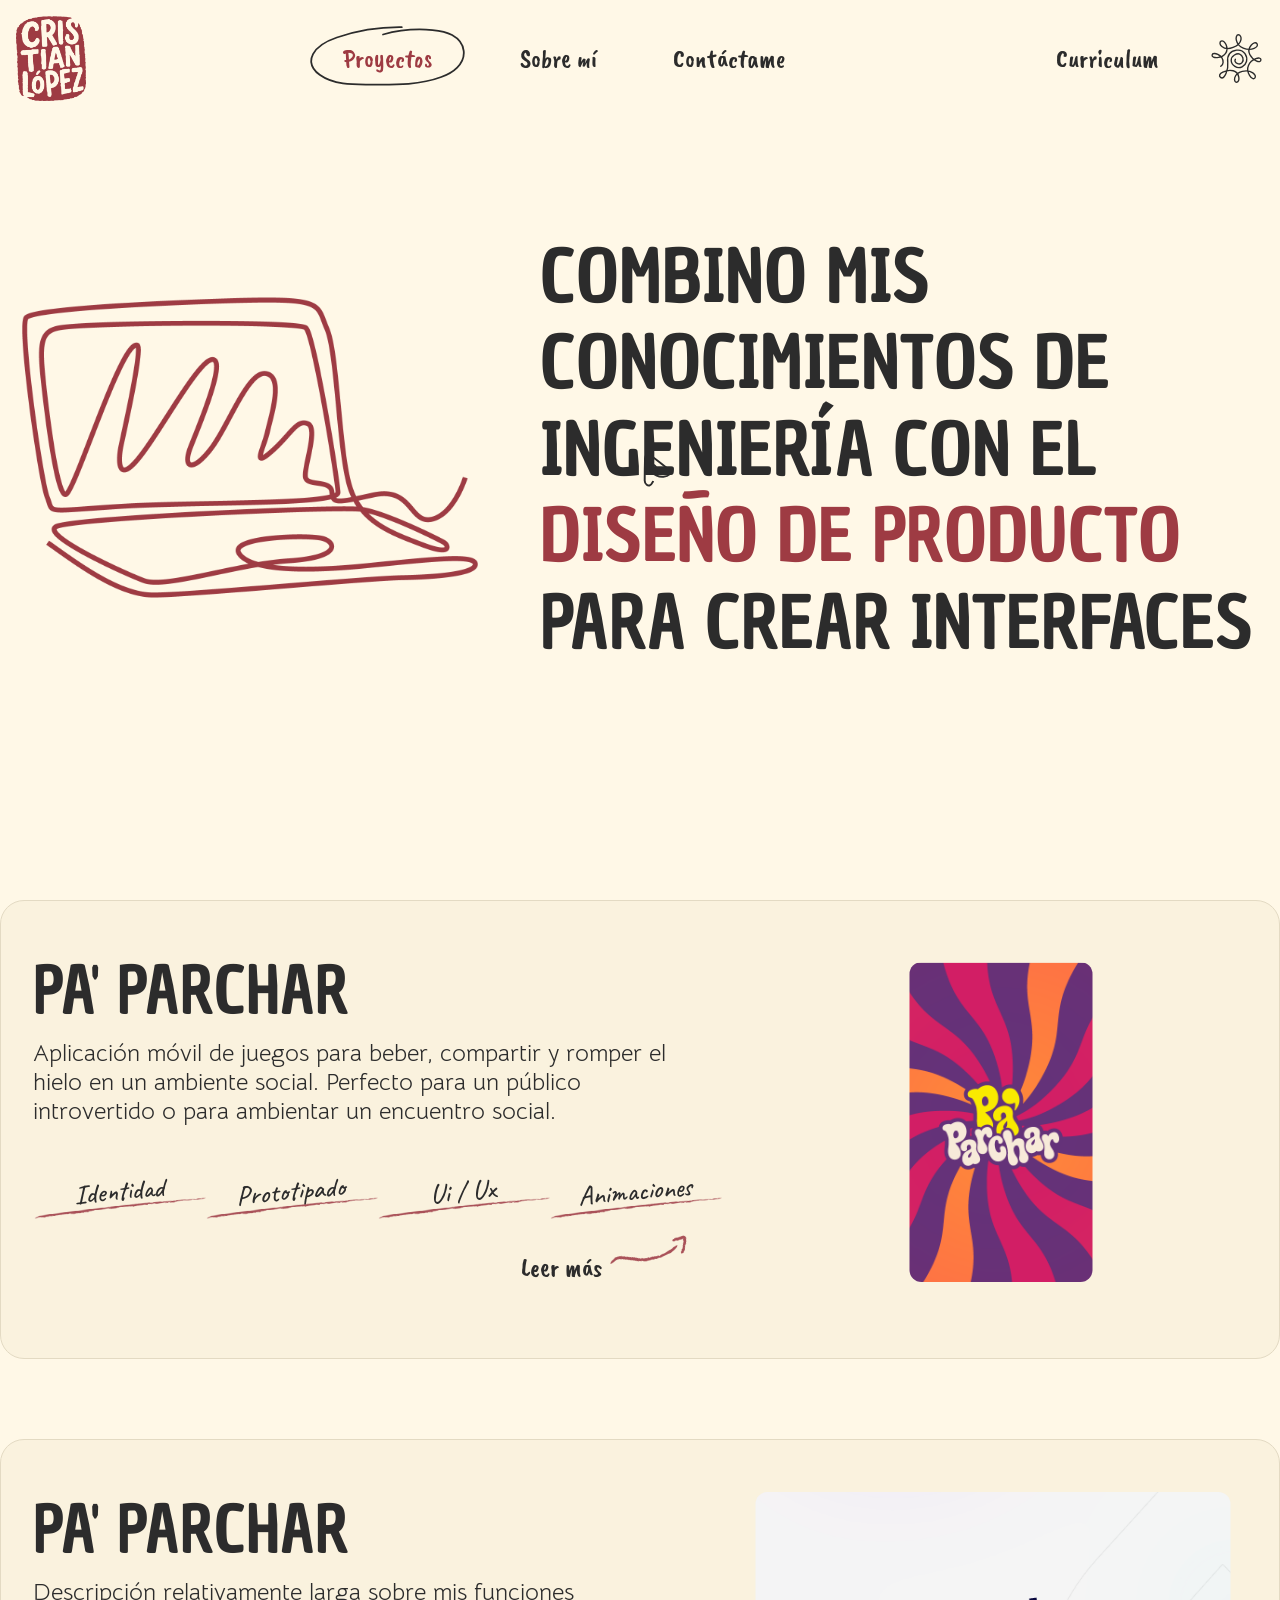
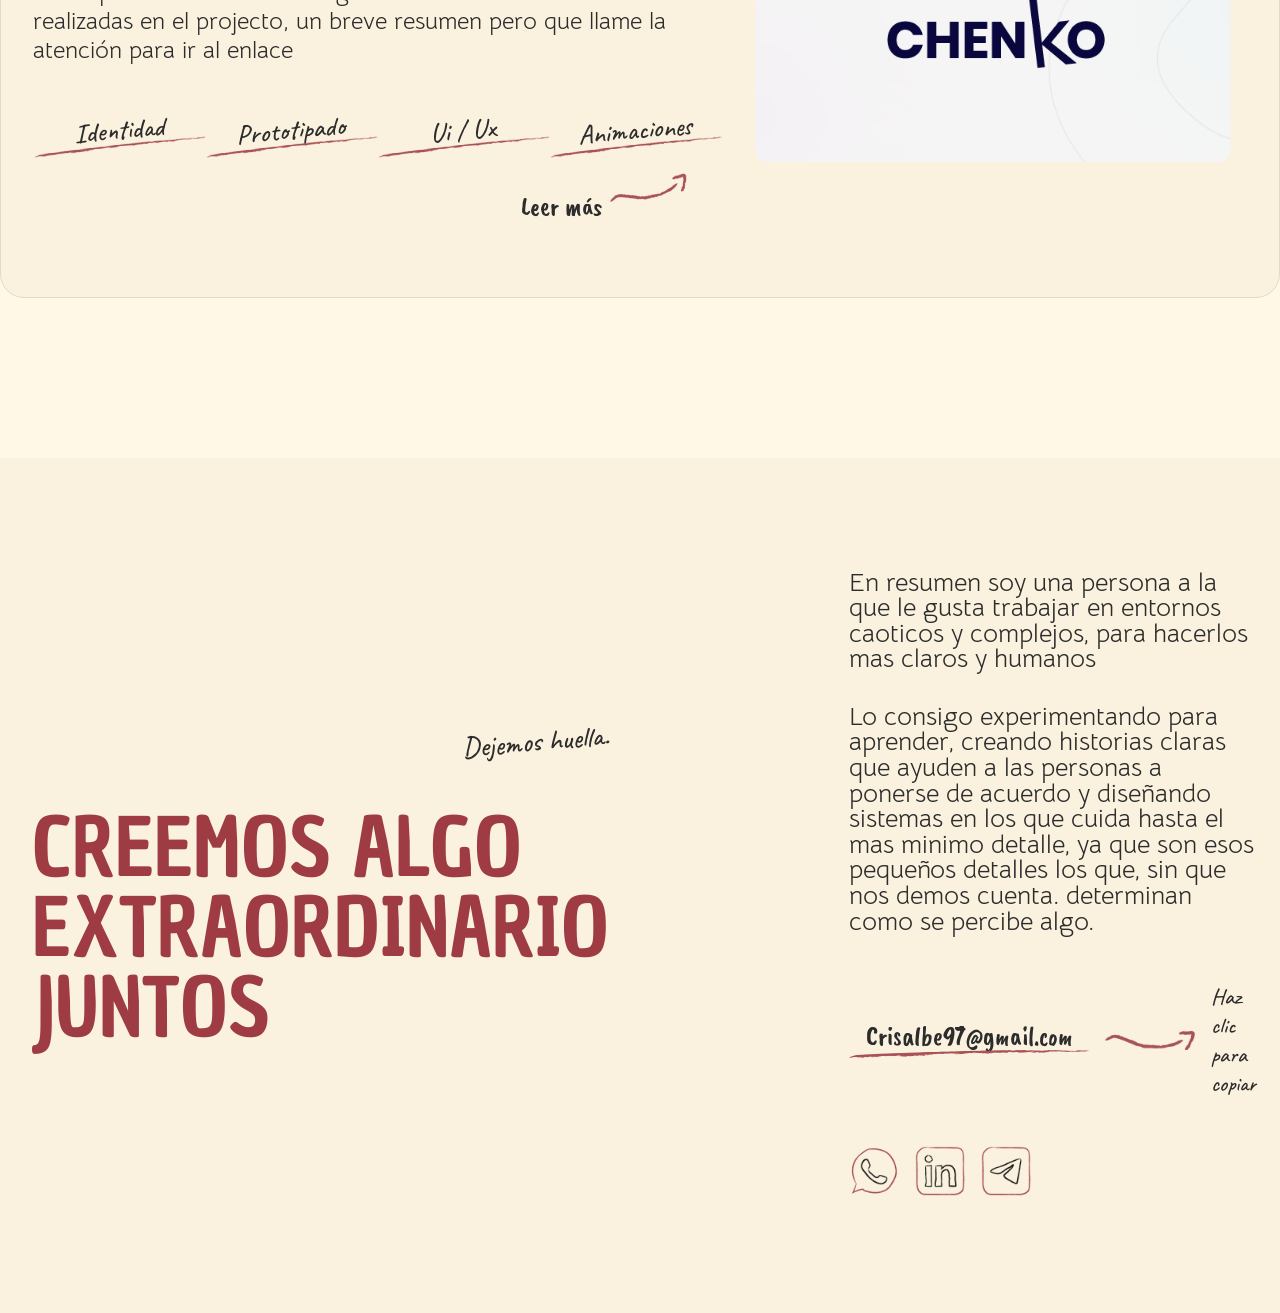
<file: index.html>
<!doctype html>
<html lang="en">

<head>
  <meta charset="UTF-8" />
  <meta name="viewport" content="width=device-width, initial-scale=1.0" />
  <title>Portafolio</title>
  <style>
    *,
    *::before,
    *::after {
      cursor: none !important;
    }
  </style>
  <link rel="stylesheet" href="./assets/css/style.css" />
  <!-- <link rel="stylesheet" href="assets/scss/style.scss" /> -->
  <link rel="preconnect" href="https://fonts.googleapis.com">
  <link rel="preconnect" href="https://fonts.gstatic.com" crossorigin>
  <link
    href="https://fonts.googleapis.com/css2?family=Asap+Condensed:ital,wght@0,200;0,300;0,400;0,500;0,600;0,700;0,800;0,900;1,200;1,300;1,400;1,500;1,600;1,700;1,800;1,900&family=Bellota+Text:ital,wght@0,300;0,400;0,700;1,300;1,400;1,700&family=Caveat+Brush&family=Short+Stack&display=swap"
    rel="stylesheet">
</head>

<body id="index">


  <div id="cursor">
    <svg viewBox="0 0 197.2 248.4">
      <path id="cursor-path"
        d="M72.4,179.4c3.5-7.3,4.3-15.6,2.4-23.5-9.1-38.3-11.5-78.2-7.2-117.4,1.4-12.5,4-25.9,15.2-33.1s13.6-4,19.3,0,6.3,10.9,6.3,17.1c0,33.4-.2,66.9-.8,100.3-5.5,3.1-10.6-5.1-10.9-11.4-.7-11.9,2.3-24,8.6-34.2,5.1-8.3,14.3-15.9,23.6-13.2,8.3,2.5,12.3,11.9,13.9,20.4,1.8,9.8,2,19.8.5,29.7s-2.4,4.4-4.8,4.4-4.5-3.5-4.7-6.4c-.9-11.9,5.9-25.8,17.8-27.2,10.1-1.2,19.3,7.3,22.5,17,3.7,11.2,1.2,23.6-.3,35.2s-3.2,6.3-6.6,6.6-5.7-2.9-6.4-6c-2.3-8.8.3-19.2,8.4-24.1s13.2-3.6,18.5.7,7.3,15.4,7.2,24.1c0,20,0,40.3-5.4,59.5-2,7.3-4.8,14.6-9.6,20.5-8.4,10.5-21.7,15.7-34.4,20.3-9.3,3.4-18.9,6.9-28.8,7.2-17.5.5-33.5-8.9-48.4-18-11.6-7-23.1-14.1-34.7-21.1-11.2-6.8-22.8-14-28.4-26.3s-3.5-13.5-1-20c6-15.6,23-12.5,34.5-4.3s88.8,76.6,56.3,85.8-43.3-18.8-43.3-18.8c-4-9.5-1.9-20.6,2.6-29.8s11.4-17.1,17.5-25.4c13.9-18.8,13.1-17.2,16.8-26.3s6-26,4.1-36-8.5-19.6-18.3-22.4c-5.3-1.6-12.3-.2-14.3,5-.7,1.7-.6,3.6-.5,5.5,1.2,21.6,15.2,42,34.8,50.9,20.9,9.5,56,8.5,71.9-7.4.9-.9,1.8-1.9,2.4-3,6-10-3.5-21-12.1-28.1-28.8-24-58.3-47.2-88.4-69.7-6.2-4.7-12.7-9.4-20.7-10.3s-7,0-10.1,1.6c-8.2,4.1-8.8,12.7-9,20.5-1.2,41-1.8,82-2,123.1,0,9.6,4.1,18.8,11.7,24.8s21.7,9.3,34.1-16.5Z" />
    </svg>
  </div>
  <svg id="trail"></svg>

  <header class="header">
    <div class="header__container">

      <img src="./assets/images/Logo.png" alt="Logo">

      <nav>
        <ul>

          <li class="button__svg active">
            <a href="./index.html">
              <svg class="buttonStroke" version="1.1" xmlns="http://www.w3.org/2000/svg"
                xmlns:xlink="http://www.w3.org/1999/xlink" x="0px" y="0px" viewBox="0 0 1311.1 505.9"
                style="enable-background:new 0 0 1311.1 505.9;" xml:space="preserve">
                <path class="buttonStroke--stroke" d="M776.4,10.1C590,7.7,403.3,37.3,226.9,97.2c-79.7,27.1-163.6,65.9-201.4,141.2c-10.7,21.4-17.2,45.4-15,69.2
                  c4,43.5,35.8,79.6,71.2,105.2c57.4,41.3,126.9,63,196.9,73.1c70,10.1,141,9.3,211.7,9.5c209.1,0.6,424.4,9.3,620.2-64
                  c49.2-18.4,97.4-42.5,134.3-79.8s61.3-89.7,55.4-141.8c-6.4-57-48.1-105.5-98.3-133.2c-50.2-27.7-108.3-37.3-165.5-42.5
                  c-140.3-12.7-283.1-0.7-418.6,37.8" />
              </svg>
              <span>Proyectos</span>
            </a>
          </li>

          <li class="button__svg">
            <a href="./about.html">
              <svg class="buttonStroke" version="1.1" xmlns="http://www.w3.org/2000/svg"
                xmlns:xlink="http://www.w3.org/1999/xlink" x="0px" y="0px" viewBox="0 0 1311.1 505.9"
                style="enable-background:new 0 0 1311.1 505.9;" xml:space="preserve">
                <path class="buttonStroke--stroke" d="M776.4,10.1C590,7.7,403.3,37.3,226.9,97.2c-79.7,27.1-163.6,65.9-201.4,141.2c-10.7,21.4-17.2,45.4-15,69.2
                  c4,43.5,35.8,79.6,71.2,105.2c57.4,41.3,126.9,63,196.9,73.1c70,10.1,141,9.3,211.7,9.5c209.1,0.6,424.4,9.3,620.2-64
                  c49.2-18.4,97.4-42.5,134.3-79.8s61.3-89.7,55.4-141.8c-6.4-57-48.1-105.5-98.3-133.2c-50.2-27.7-108.3-37.3-165.5-42.5
                  c-140.3-12.7-283.1-0.7-418.6,37.8" />
              </svg>
              <span>Sobre mí</span>
            </a>
          </li>

          <li class="button__svg">
            <a href="./contact.html">
              <svg class="buttonStroke" version="1.1" xmlns="http://www.w3.org/2000/svg"
                xmlns:xlink="http://www.w3.org/1999/xlink" x="0px" y="0px" viewBox="0 0 1311.1 505.9"
                style="enable-background:new 0 0 1311.1 505.9;" xml:space="preserve">
                <path class="buttonStroke--stroke" d="M776.4,10.1C590,7.7,403.3,37.3,226.9,97.2c-79.7,27.1-163.6,65.9-201.4,141.2c-10.7,21.4-17.2,45.4-15,69.2
                  c4,43.5,35.8,79.6,71.2,105.2c57.4,41.3,126.9,63,196.9,73.1c70,10.1,141,9.3,211.7,9.5c209.1,0.6,424.4,9.3,620.2-64
                  c49.2-18.4,97.4-42.5,134.3-79.8s61.3-89.7,55.4-141.8c-6.4-57-48.1-105.5-98.3-133.2c-50.2-27.7-108.3-37.3-165.5-42.5
                  c-140.3-12.7-283.1-0.7-418.6,37.8" />
              </svg>
              <span>Contáctame</span>
            </a>
          </li>
        </ul>
      </nav>

      <div class="header__right">
        <nav class="nav-buttons">
          <ul>
            <li class="button__svg button__svg--curriculum">
              <a href="./index.html">
                <svg class="buttonStroke" version="1.1" xmlns="http://www.w3.org/2000/svg"
                  xmlns:xlink="http://www.w3.org/1999/xlink" x="0px" y="0px" viewBox="0 0 1311.1 505.9"
                  style="enable-background:new 0 0 1311.1 505.9;" xml:space="preserve">
                  <path class="buttonStroke--stroke" d="M776.4,10.1C590,7.7,403.3,37.3,226.9,97.2c-79.7,27.1-163.6,65.9-201.4,141.2c-10.7,21.4-17.2,45.4-15,69.2
                  c4,43.5,35.8,79.6,71.2,105.2c57.4,41.3,126.9,63,196.9,73.1c70,10.1,141,9.3,211.7,9.5c209.1,0.6,424.4,9.3,620.2-64
                  c49.2-18.4,97.4-42.5,134.3-79.8s61.3-89.7,55.4-141.8c-6.4-57-48.1-105.5-98.3-133.2c-50.2-27.7-108.3-37.3-165.5-42.5
                  c-140.3-12.7-283.1-0.7-418.6,37.8" />
                </svg>
                <span>Curriculum</span>
              </a>
            </li>
          </ul>
        </nav>

        <svg class="lightDark" version="1.1" xmlns="http://www.w3.org/2000/svg"
          xmlns:xlink="http://www.w3.org/1999/xlink" x="0px" y="0px" viewBox="0 0 1000 1000"
          style="enable-background:new 0 0 1000 1000;" xml:space="preserve">

          <path class="lightDark--stroke" d="M917.6,363.5c-118.7-5-182.8-19.8-194.5-50.7s-24.8-25.2-34.6,1.4c-9.8,26.7-32.3,45.8-65,60.8
		c-32.7,15-15,23.4,17.8,33.2s49.1,51.4,56.1,72c7,20.6,18.2,11.2,25.2-10.3c15.9-55.6,58.9-63.1,77.2-72.5
		c18.2-9.4-13.2-22.1-57.1-28.2c-44-6.1-30.3,9.5-61.2,46.9s-82.8,15.9-151-15s-105.4-58-139.1-29.9
		c-33.7,28.1,58.7,244.1,252.2,260c193.6,15.9,186.1-45.8,202.9-27.1c16.8,18.7-9.4,77.6-65.5,134.7
		c-165.5,159.9-437.7,130.9-552.7-37.4s-51.4-321.7-11.2-401.2s144-159.9,170.2-142.1c26.2,17.8-5.9,23.4-29.3,202.9
		C334.6,540.5,0,522.3,24.6,634.3s230.4,23.4,231.7-62.9c2.2-141.8-189.3-201.3-200-134.7s177.3,68,245.3-29.3s-20-258.7-82.7-222.7
		S248.3,371,437.6,299.4S600,68.8,534.1,68.8c-65.9,0-63.2,182.6,88.8,242.6s293.3-18.7,249.3-82.7s-194.7,77.3-130.7,198.7
		s202.6,166.8,202.6,96.1s-173.3-17.4-226.6,102.6s68,282.7,114.7,230.7c46.7-52-64.1-162.5-227.7-122.6
		c-163.6,39.9-165.2,199.8-99.9,197.1c65.3-2.7,54.4-179.2-64.8-209.1C320.5,692.1,133,781.2,209.3,843s145.6-152,131.6-275.1
		s45.6-203.1,161.8-219.1c142.2-19.6,201.8,122.7,179,204.7c-22.8,82-120.8,149.4-210.5,89.7c-89.7-59.7-87.6-159.5-8.3-206.5
		c72-42.7,129.3-21.2,152,50.1c22.7,71.3-28.8,129.7-95.1,106c-94.2-33.8-26.7-133.3,16-81.8c0,0,141.2,167.8,237.2,167.8
		S1059.2,369.4,917.6,363.5z" />

        </svg>

      </div>
    </div>
  </header>

  <main>
    <div class="container">
      <section class="hero">
        <div class="animation-container">
          <img class="img" src="./assets/images/Projects.png" alt="image-animation" />
        </div>
        <h1 class="banner-title title">
          COMBINO MIS CONOCIMIENTOS DE INGENIERÍA CON EL <span class="text-purple">DISEÑO DE PRODUCTO</span> PARA CREAR
          INTERFACES
        </h1>
      </section>

      <section class="projects">
        <div class="project">
          <div class="project__izq">

            <div class="project__about">
              <h2>PA' PARCHAR</h2>
              <p>Aplicación móvil de juegos para beber, compartir y romper el hielo en un ambiente social. Perfecto para
                un público introvertido o para ambientar un encuentro social.</p>
            </div>

            <div class="project__itemsCta">
              <ul class="project__list">
                <li class="itemUnderlined">
                  <span>Identidad</span>
                  <img src="./assets/images/Subrayado.png" alt="image subrayado" class="underline">
                </li>
                <li class="itemUnderlined">
                  <span>Prototipado</span>
                  <img src="./assets/images/Subrayado.png" alt="image subrayado" class="underline">
                </li>
                <li class="itemUnderlined">
                  <span>Ui / Ux</span>
                  <img src="./assets/images/Subrayado.png" alt="image subrayado" class="underline">
                </li>
                <li class="itemUnderlined">
                  <span>Animaciones</span>
                  <img src="./assets/images/Subrayado.png" alt="image subrayado" class="underline">
                </li>
              </ul>
              <div class="button__svg button__svg--arrow">
                <a href="./paparchar.html" class="btnProject" data-transition="paparchar">
                  <svg class="buttonStroke" version="1.1" xmlns="http://www.w3.org/2000/svg"
                    xmlns:xlink="http://www.w3.org/1999/xlink" x="0px" y="0px" viewBox="0 0 1311.1 505.9"
                    style="enable-background:new 0 0 1311.1 505.9;" xml:space="preserve">
                    <path class="buttonStroke--stroke" d="M776.4,10.1C590,7.7,403.3,37.3,226.9,97.2c-79.7,27.1-163.6,65.9-201.4,141.2c-10.7,21.4-17.2,45.4-15,69.2
                        c4,43.5,35.8,79.6,71.2,105.2c57.4,41.3,126.9,63,196.9,73.1c70,10.1,141,9.3,211.7,9.5c209.1,0.6,424.4,9.3,620.2-64
                        c49.2-18.4,97.4-42.5,134.3-79.8s61.3-89.7,55.4-141.8c-6.4-57-48.1-105.5-98.3-133.2c-50.2-27.7-108.3-37.3-165.5-42.5
                        c-140.3-12.7-283.1-0.7-418.6,37.8" />
                  </svg>
                  <span>Leer más</span>
                  <img src="./assets/images/flecha.png" alt="Flecha a la derecha">
                </a>
              </div>
            </div>

          </div>

          <div class="project__der mobile">
            <div class="project__img" data-transition-target="paparchar">
              <img src="./assets/images/imgProject-paparchar.png" alt="">
            </div>
            <svg class="phonePortfolio" xmlns="http://www.w3.org/2000/svg" version="1.1" viewBox="0 0 1104.8 808.5">
              <!-- Generator: Adobe Illustrator 29.8.5, SVG Export Plug-In . SVG Version: 2.1.1 Build 2)  -->
              <path class="phonePortfolio--stroke"
                d="M1104.8,572.5c-54.8,63.6-126.2,95.3-178.5,114.9-53.5,20-126.8,37.5-181.4,26.8-115.6-21.4-210.3-74.9-278.8-124.7-68.5-49.8-85.1-121.5-85.1-148.7V150.2c0-48.2,27.3-63.7,50.3-63.7h256.3c65.3,0,63.1,33.2,63.1,58.9v506.2c0,48.7-42.8,53-56.7,53s-217.2.5-260,.5-50.8-35.3-50.8-57.8v-93.1c0-35.3-5.4-57.2-13.4-80.3-8-23-14.1-52.4-14.1-83.5V69.5c0-48.2,23.2-61.4,59.6-61.4s154.8-3.2,185.1-3.2,29.6,4.3,29.6,11.1v32.8c0,16.8-18.9,14.6-64.9,14.6s-57.8,0-57.8-6.4,0-12.5,7.8-12.5h82.4c16.4,0,24.3-.7,24.3,8.6s-1.8,15-10.7,15h-98.8c-20.7,0-15.7-15.7-15.7-31s1.8-24.6,17.1-24.6h199.4c55.3,0,69.2,29.1,69.2,69.2v649.5c0,67.4-41.7,71.2-108.1,71.2s-159.4,6.9-159.4-14.5,41.7-17.8,55.6-17.8,52.4,0,52.4,15.2-18.7,17.1-47.6,17.1h-176.6c-72.2,0-48.2-122-48.2-211.9s-6.4-118.8-53-226.3C255.5,266.6,85.7,187.5,0,180.1" />
            </svg>
          </div>
        </div>

        <div class="project">
          <div class="project__izq">

            <div class="project__about">
              <h2>PA' PARCHAR</h2>
              <p>Descripción relativamente larga sobre mis funciones realizadas en el projecto, un breve resumen pero
                que llame la atención para ir al enlace</p>
            </div>

            <div class="project__itemsCta">
              <ul class="project__list">
                <li class="itemUnderlined">
                  <span>Identidad</span>
                  <img src="./assets/images/Subrayado.png" alt="image subrayado" class="underline">
                </li>
                <li class="itemUnderlined">
                  <span>Prototipado</span>
                  <img src="./assets/images/Subrayado.png" alt="image subrayado" class="underline">
                </li>
                <li class="itemUnderlined">
                  <span>Ui / Ux</span>
                  <img src="./assets/images/Subrayado.png" alt="image subrayado" class="underline">
                </li>
                <li class="itemUnderlined">
                  <span>Animaciones</span>
                  <img src="./assets/images/Subrayado.png" alt="image subrayado" class="underline">
                </li>
              </ul>
              <div class="button__svg button__svg--arrow">
                <a href="./bancolombia.html" class="btnProject" data-transition="bancolombia">
                  <svg class="buttonStroke" version="1.1" xmlns="http://www.w3.org/2000/svg"
                    xmlns:xlink="http://www.w3.org/1999/xlink" x="0px" y="0px" viewBox="0 0 1311.1 505.9"
                    style="enable-background:new 0 0 1311.1 505.9;" xml:space="preserve">
                    <path class="buttonStroke--stroke" d="M776.4,10.1C590,7.7,403.3,37.3,226.9,97.2c-79.7,27.1-163.6,65.9-201.4,141.2c-10.7,21.4-17.2,45.4-15,69.2
                        c4,43.5,35.8,79.6,71.2,105.2c57.4,41.3,126.9,63,196.9,73.1c70,10.1,141,9.3,211.7,9.5c209.1,0.6,424.4,9.3,620.2-64
                        c49.2-18.4,97.4-42.5,134.3-79.8s61.3-89.7,55.4-141.8c-6.4-57-48.1-105.5-98.3-133.2c-50.2-27.7-108.3-37.3-165.5-42.5
                        c-140.3-12.7-283.1-0.7-418.6,37.8" />
                  </svg>
                  <span>Leer más</span>
                  <img src="./assets/images/flecha.png" alt="Flecha a la derecha">
                </a>
              </div>
            </div>

          </div>

          <div class="project__der desktop">
            <div class="project__img" data-transition-target="bancolombia">
              <img src="./assets/images/imgProject.png" alt="">
            </div>
            <svg class="desktopPortfolio" xmlns="http://www.w3.org/2000/svg" version="1.1" viewBox="0 0 1104.8 808.5">
              <path class="desktopPortfolio--stroke"
                d="M36.9,802.4s24.5,8.9,96-18.1c71.5-27.1,111.8,1,172.6,9.7,60.8,8.7,164.9,17.7,273.2,8.8,108.3-8.8,244.3-10.4,236.1-26.2s-179.9-11.2-272.9-12.3c-92.9-1-150.7-24.3-181.9-28.3-31.1-4.1-51.6,12.5-27.1,26.7,24.5,14.2,61.3,3,60.3-20.5s-3.8-46.2,6.1-53.6c12-8.9,85.5-19.7,110-27.8,10.2-3.6,8.7-9.7-26.6-11.2-35.2-1.5-188.6,0-301.4,4.6-112.9,4.6-159.6,1.5-162.7-36.3-3.1-37.8-10.2-311.1-12.3-376.5C4.5,176-1,41.2,4.1,28.3,9.2,15.3,18.2,8.5,63.5,6.5c45.3-2,625.2-8.9,878.7,0,100.3,5.1,144-10.2,152.5,64.9,8.4,75.1,10,449.6,6.1,496.3-3.8,46.7,12.3,82.6-71.2,83.4-83.5.8-290.3,11.5-331.7-6.1-41.4-17.6-82.7-35.6-108.8-35.6s-36,20.7-19.1,34.5c13.1,10.8,41.4-20.9,9.8-41.4-41.3-26.8-203.3-4.1-277.6-7.1-74.3-3.1-205.6,5.4-224-19.9-18.4-25.3-23.7-98.8-23.7-235.1s-10.7-260.4,13.8-280.3c24.5-19.9,274.6-22.2,479.9-22.2s483.4-19.1,493.4,43.7c10,62.8,6.9,356.4,6.1,392.3-.8,35.9,16.1,101.7-46.2,102.8-62.3,1-313.2-6.4-341.8,21.2-28.6,27.6-5.6,139.3,68.9,133.1,74.6-6.1,151.1-9.7,210.4,38.3,43.2,35,106.9,26,157.7,15.4" />
            </svg>
          </div>
        </div>
      </section>
    </div>
  </main>

  <footer>
    <div class="container">

      <div class="footer__izq">
        <div class="footer__print">
          <div class="footer__fingerPrint"></div>
          <span>Dejemos huella.</span>
        </div>

        <h2>CREEMOS ALGO EXTRAORDINARIO JUNTOS</h2>
      </div>

      <div class="footer__der">
        <div class="footer__msg">
          <p>
            En resumen soy una persona a la que le gusta trabajar en entornos
            caoticos y complejos, para hacerlos mas claros y humanos
          </p>
          <p>
            Lo consigo experimentando para aprender, creando historias claras
            que ayuden a las personas a ponerse de acuerdo y diseñando
            sistemas en los que cuida hasta el mas minimo detalle, ya que son
            esos pequeños detalles los que, sin que nos demos cuenta.
            determinan como se percibe algo.
          </p>
        </div>

        <div class="footer__cta">
          <div class="footer__correo">
            <p>Crisalbe97@gmail.com</p>
            <img src="./assets/images/Subrayado.png" alt="image subrayado" class="underline">
          </div>
          <img src="./assets/images/flecha.png" alt="image flecha" class="arrowImg">
          <span>Haz clic para copiar</span>
        </div>

        <div class="footer__social">
          <a href="" class="wpp">
            <img src="./assets/images/LogoWppFill.png" alt="LogoWppFill">
            <img src="./assets/images/LogoWpp.png" alt="LogoWpp">
          </a>

          <a href="" class="linkedin">
            <img src="./assets/images/LogoInFill.png" alt="LogoInFill">
            <img src="./assets/images/LogoIn.png" alt="LogoIn">
          </a>

          <a href="" class="telegram">
            <img src="./assets/images/LogoTelegramFill.png" alt="LogoTelegramFill">
            <img src="./assets/images/LogoTelegram.png" alt="LogoTelegram">
          </a>
        </div>
      </div>
  </footer>

  <script src="./assets/js/script.js"></script>
  <script src="./assets/js/cursor.js"></script>
  <script src="./assets/js/animationButtonStroke.js"></script>
  <script src="./assets/js/themeControl.js"></script>
</body>

</html>
</file>
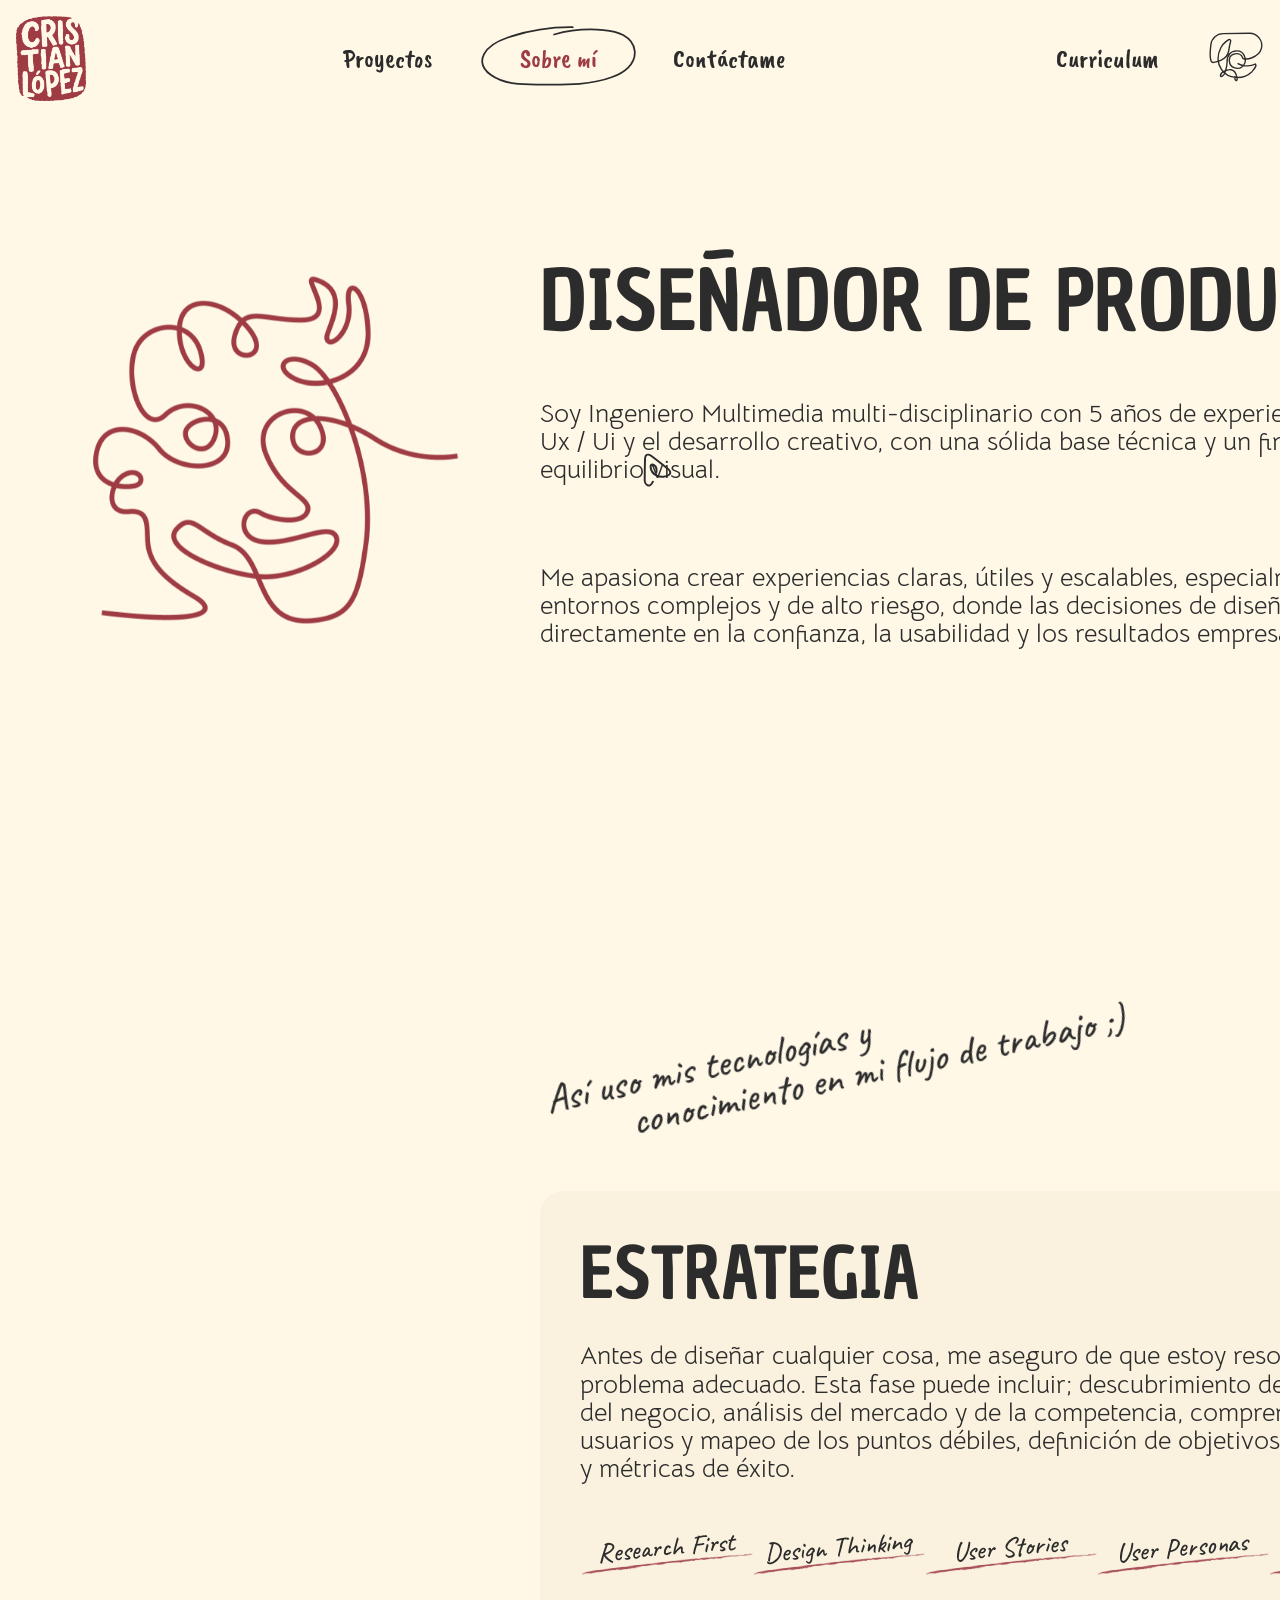
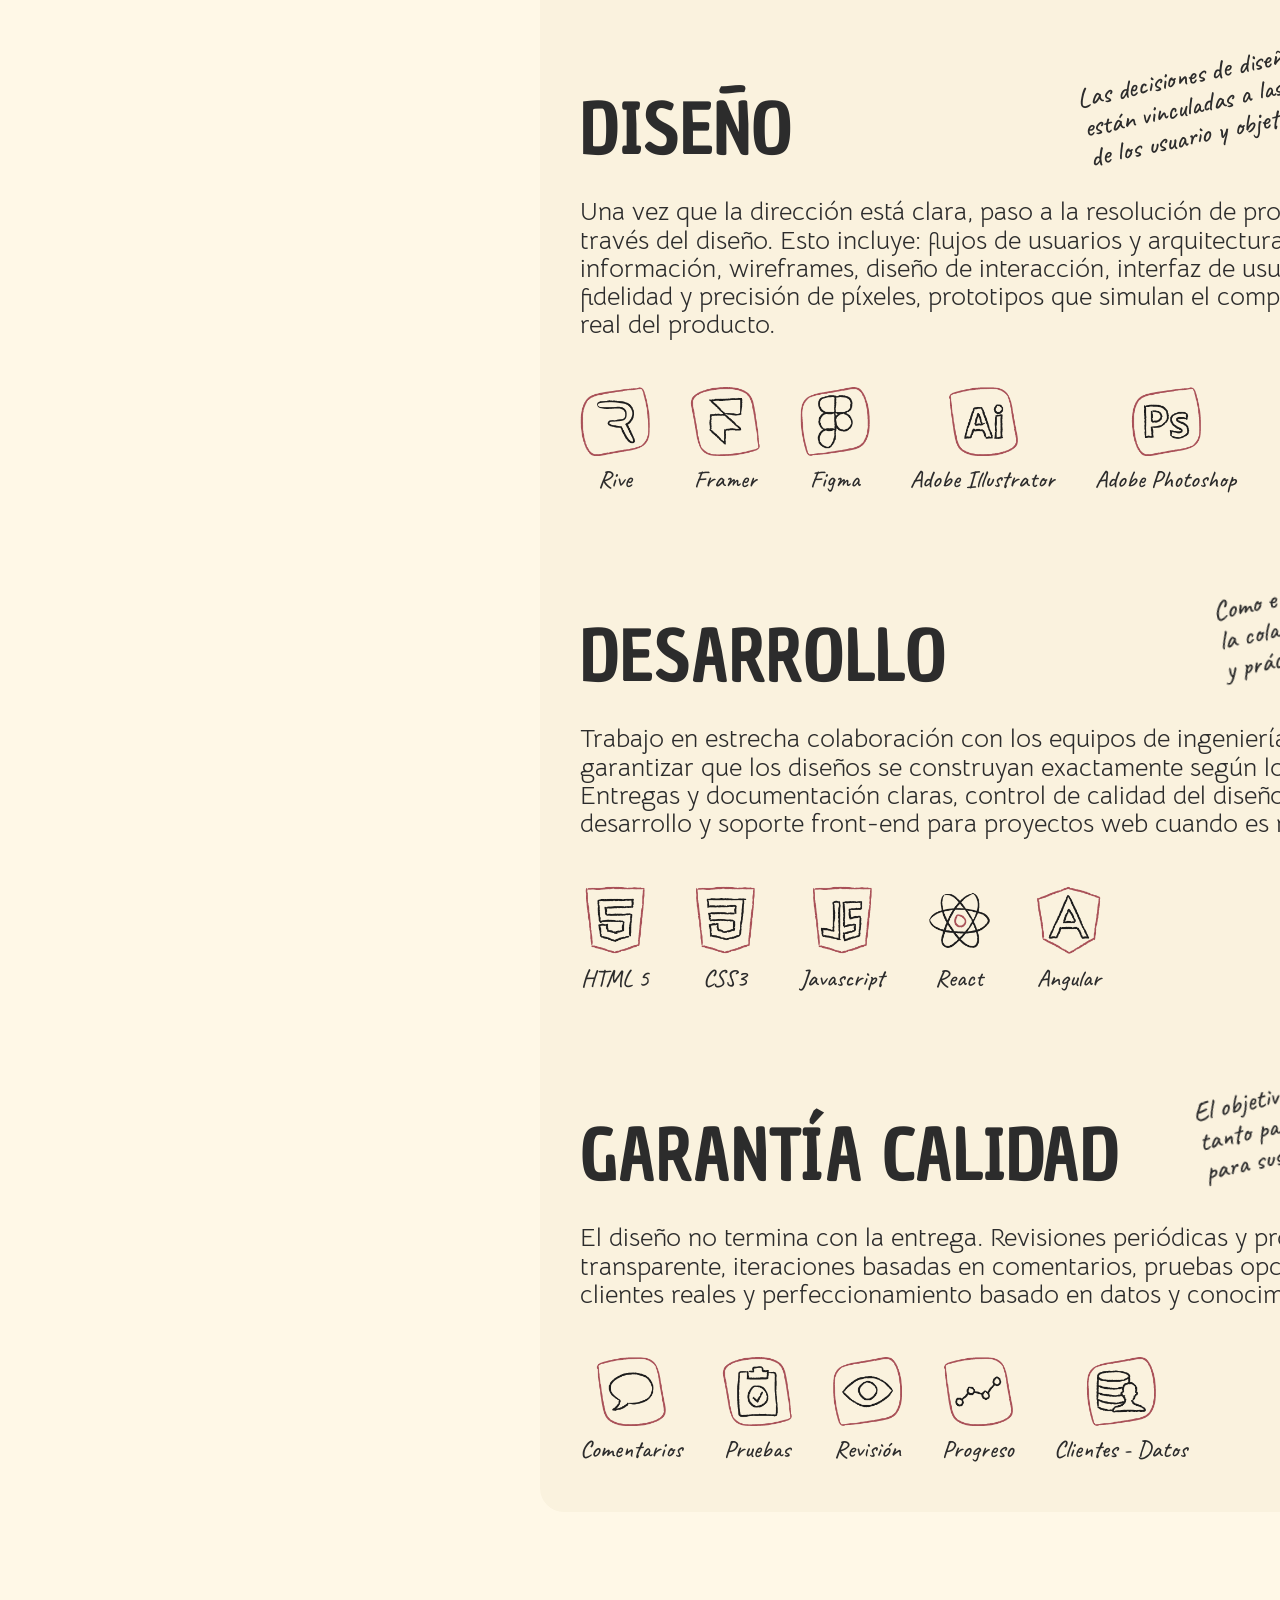
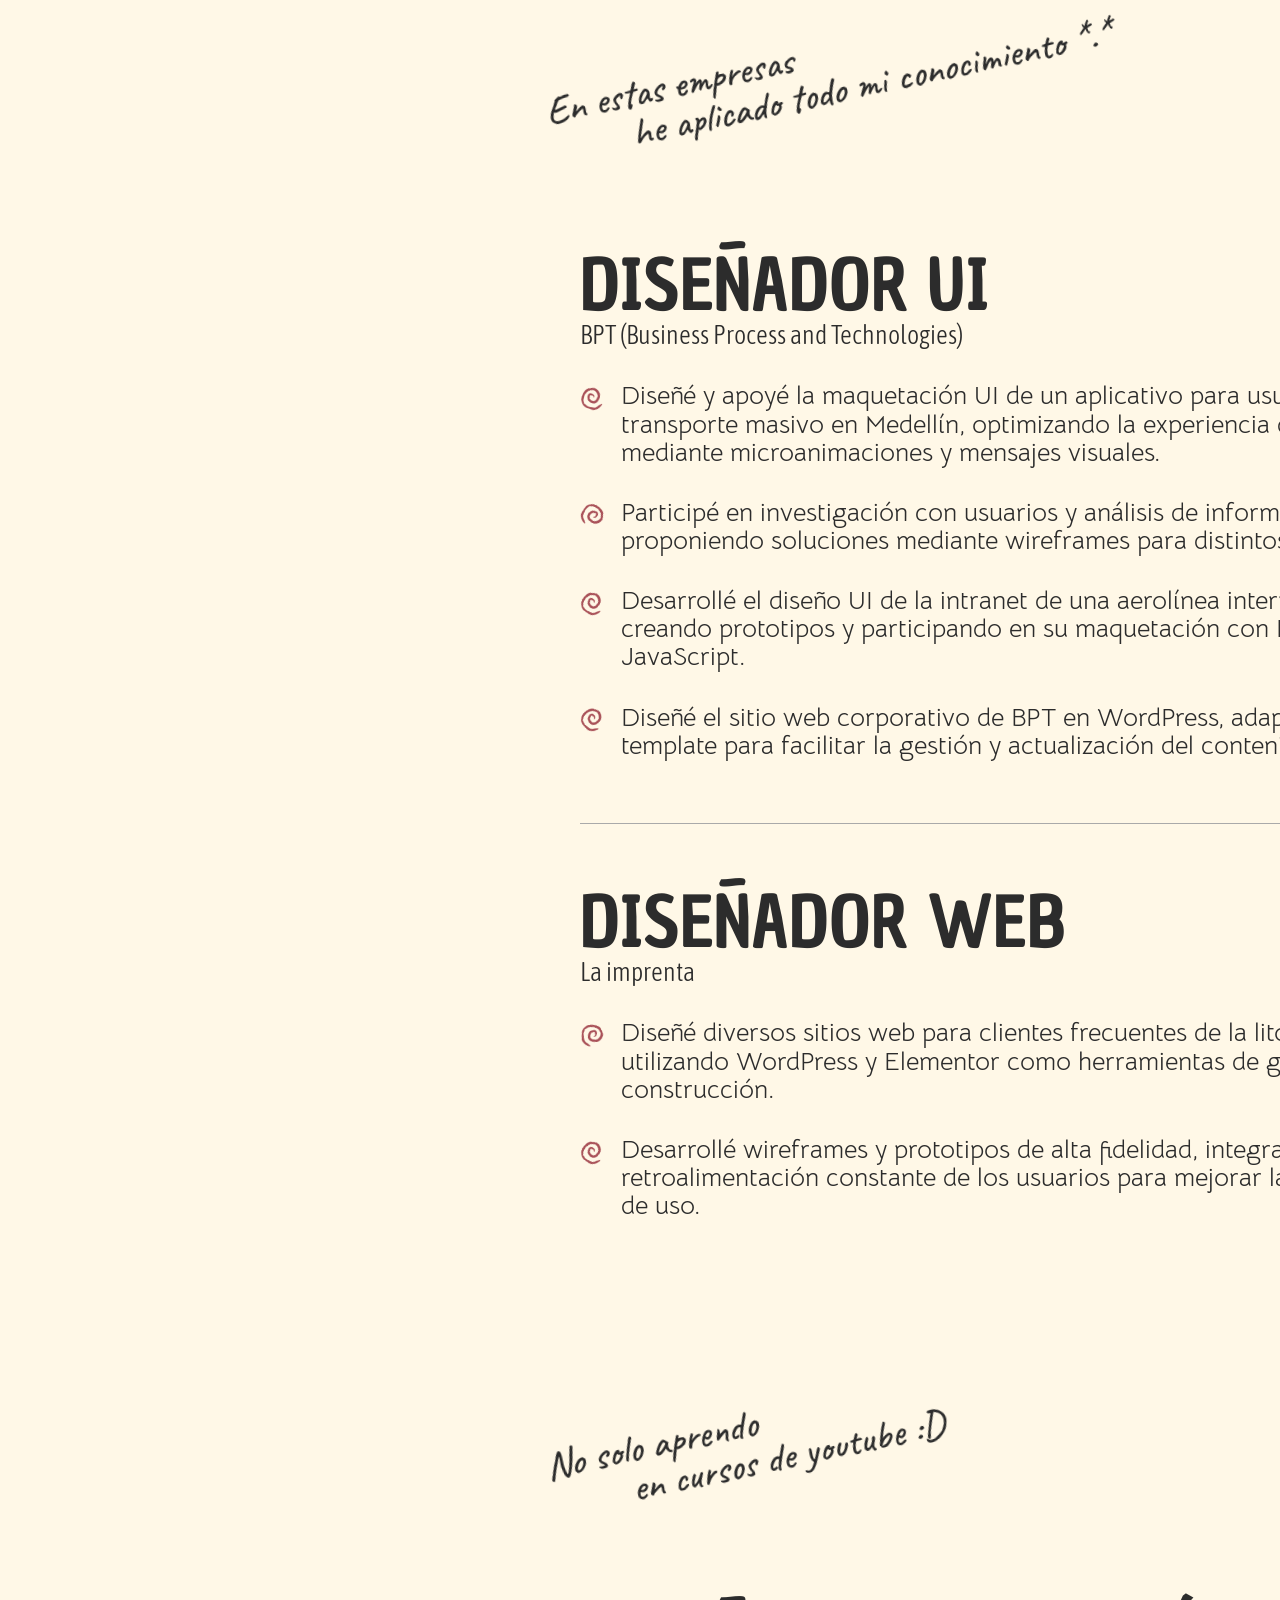
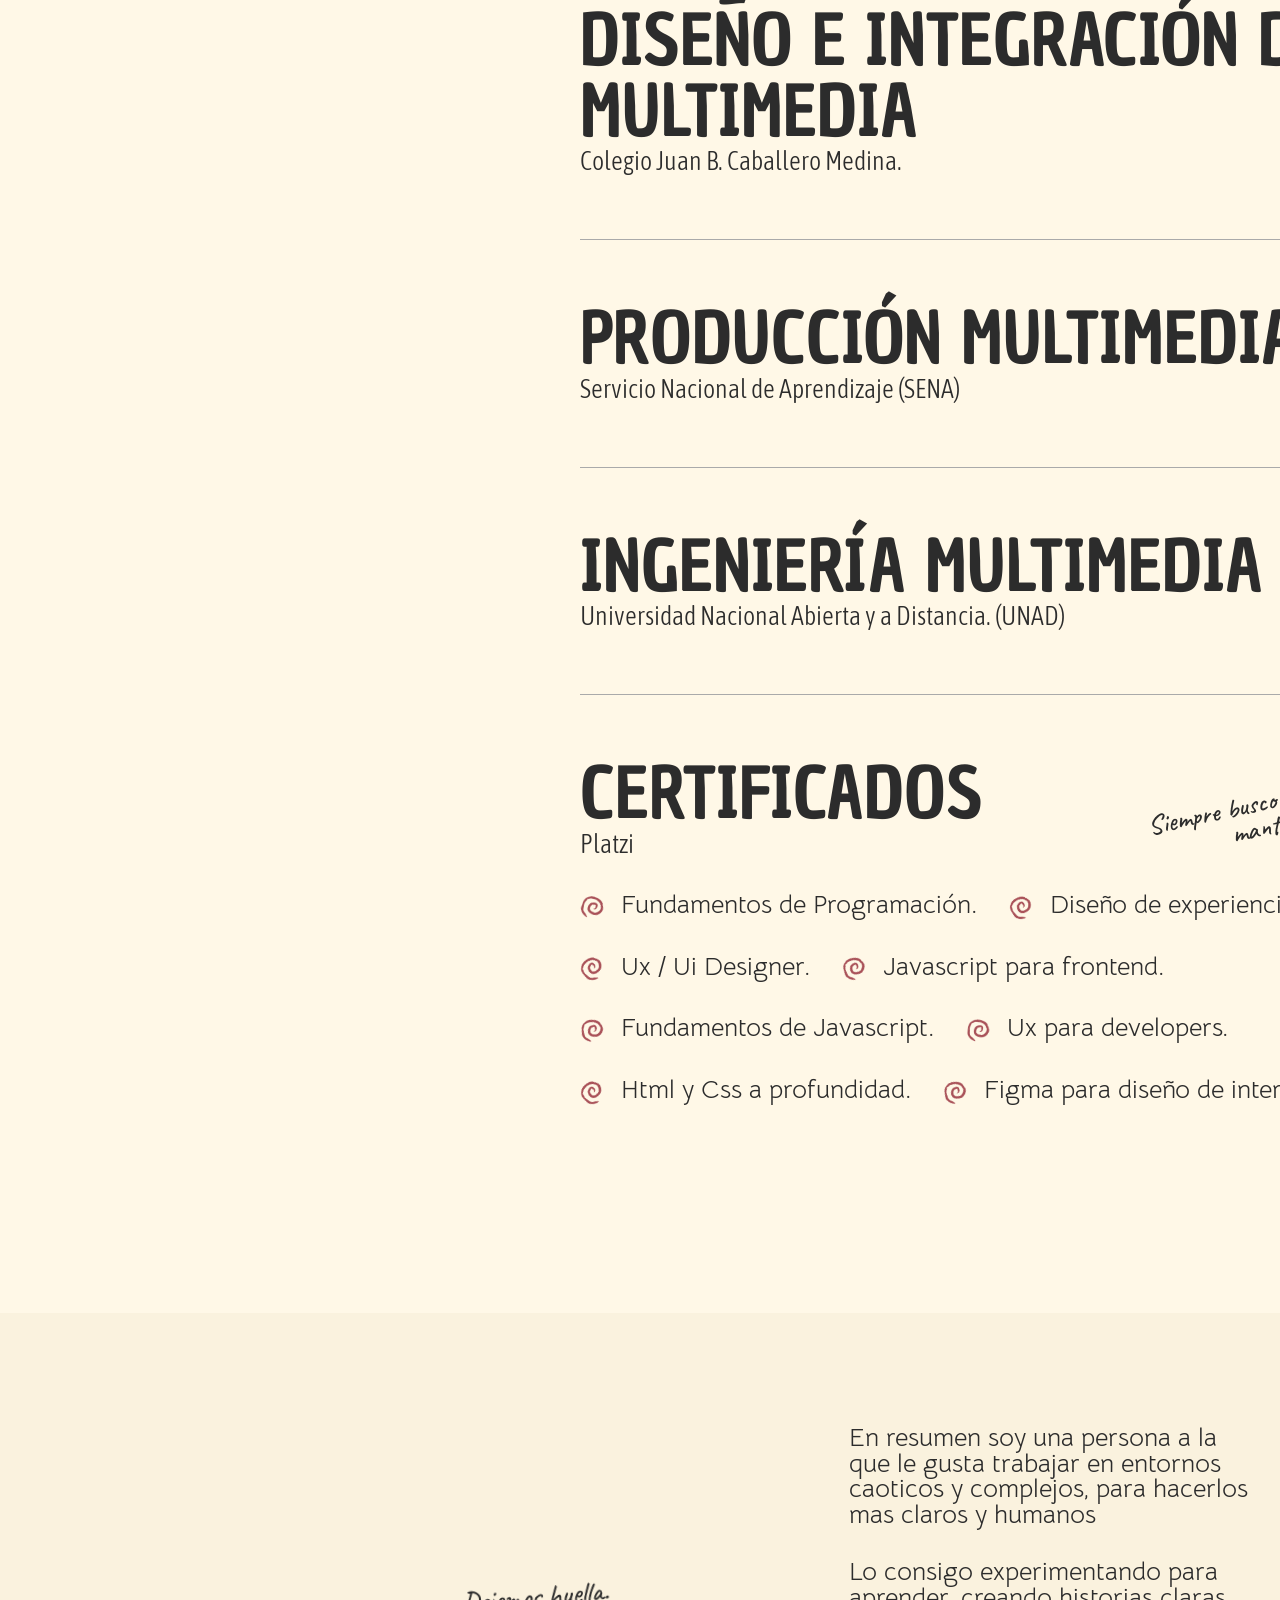
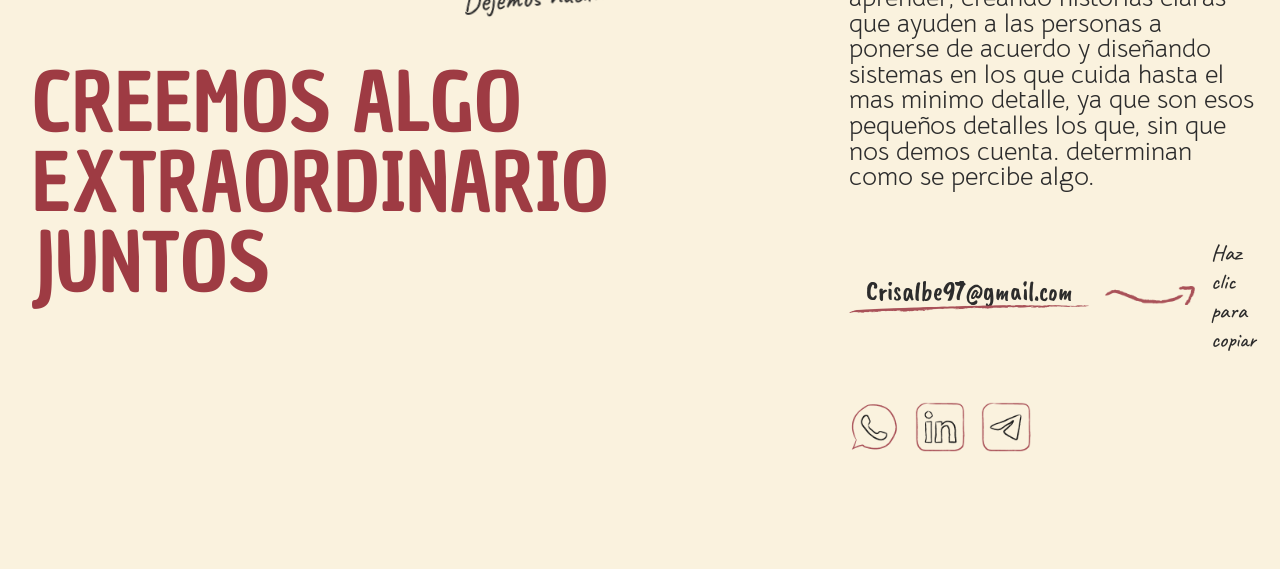
<file: about.html>
<!doctype html>
<html lang="en">

<head>
  <meta charset="UTF-8" />
  <meta name="viewport" content="width=device-width, initial-scale=1.0" />
  <title>Portafolio</title>
  <style>
    *,
    *::before,
    *::after {
      cursor: none !important;
    }
  </style>
  <link rel="stylesheet" href="./assets/css/style.css" />
  <!-- <link rel="stylesheet" href="assets/scss/style.scss" /> -->
  <link rel="preconnect" href="https://fonts.googleapis.com" />
  <link rel="preconnect" href="https://fonts.gstatic.com" crossorigin />
  <link
    href="https://fonts.googleapis.com/css2?family=Asap+Condensed:ital,wght@0,200;0,300;0,400;0,500;0,600;0,700;0,800;0,900;1,200;1,300;1,400;1,500;1,600;1,700;1,800;1,900&family=Bellota+Text:ital,wght@0,300;0,400;0,700;1,300;1,400;1,700&family=Caveat+Brush&family=Short+Stack&display=swap"
    rel="stylesheet" />
</head>

<body>

  <div id="cursor">
    <svg viewBox="0 0 197.2 248.4">
      <path id="cursor-path"
        d="M72.4,179.4c3.5-7.3,4.3-15.6,2.4-23.5-9.1-38.3-11.5-78.2-7.2-117.4,1.4-12.5,4-25.9,15.2-33.1s13.6-4,19.3,0,6.3,10.9,6.3,17.1c0,33.4-.2,66.9-.8,100.3-5.5,3.1-10.6-5.1-10.9-11.4-.7-11.9,2.3-24,8.6-34.2,5.1-8.3,14.3-15.9,23.6-13.2,8.3,2.5,12.3,11.9,13.9,20.4,1.8,9.8,2,19.8.5,29.7s-2.4,4.4-4.8,4.4-4.5-3.5-4.7-6.4c-.9-11.9,5.9-25.8,17.8-27.2,10.1-1.2,19.3,7.3,22.5,17,3.7,11.2,1.2,23.6-.3,35.2s-3.2,6.3-6.6,6.6-5.7-2.9-6.4-6c-2.3-8.8.3-19.2,8.4-24.1s13.2-3.6,18.5.7,7.3,15.4,7.2,24.1c0,20,0,40.3-5.4,59.5-2,7.3-4.8,14.6-9.6,20.5-8.4,10.5-21.7,15.7-34.4,20.3-9.3,3.4-18.9,6.9-28.8,7.2-17.5.5-33.5-8.9-48.4-18-11.6-7-23.1-14.1-34.7-21.1-11.2-6.8-22.8-14-28.4-26.3s-3.5-13.5-1-20c6-15.6,23-12.5,34.5-4.3s88.8,76.6,56.3,85.8-43.3-18.8-43.3-18.8c-4-9.5-1.9-20.6,2.6-29.8s11.4-17.1,17.5-25.4c13.9-18.8,13.1-17.2,16.8-26.3s6-26,4.1-36-8.5-19.6-18.3-22.4c-5.3-1.6-12.3-.2-14.3,5-.7,1.7-.6,3.6-.5,5.5,1.2,21.6,15.2,42,34.8,50.9,20.9,9.5,56,8.5,71.9-7.4.9-.9,1.8-1.9,2.4-3,6-10-3.5-21-12.1-28.1-28.8-24-58.3-47.2-88.4-69.7-6.2-4.7-12.7-9.4-20.7-10.3s-7,0-10.1,1.6c-8.2,4.1-8.8,12.7-9,20.5-1.2,41-1.8,82-2,123.1,0,9.6,4.1,18.8,11.7,24.8s21.7,9.3,34.1-16.5Z" />
    </svg>
  </div>
  <svg id="trail"></svg>

  <header class="header">
    <div class="header__container">

      <img src="./assets/images/Logo.png" alt="Logo">

      <nav>
        <ul>

          <li class="button__svg">
            <a href="./index.html">
              <svg class="buttonStroke" version="1.1" xmlns="http://www.w3.org/2000/svg"
                xmlns:xlink="http://www.w3.org/1999/xlink" x="0px" y="0px" viewBox="0 0 1311.1 505.9"
                style="enable-background:new 0 0 1311.1 505.9;" xml:space="preserve">
                <path class="buttonStroke--stroke" d="M776.4,10.1C590,7.7,403.3,37.3,226.9,97.2c-79.7,27.1-163.6,65.9-201.4,141.2c-10.7,21.4-17.2,45.4-15,69.2
                  c4,43.5,35.8,79.6,71.2,105.2c57.4,41.3,126.9,63,196.9,73.1c70,10.1,141,9.3,211.7,9.5c209.1,0.6,424.4,9.3,620.2-64
                  c49.2-18.4,97.4-42.5,134.3-79.8s61.3-89.7,55.4-141.8c-6.4-57-48.1-105.5-98.3-133.2c-50.2-27.7-108.3-37.3-165.5-42.5
                  c-140.3-12.7-283.1-0.7-418.6,37.8" />
              </svg>
              <span>Proyectos</span>
            </a>
          </li>

          <li class="button__svg active">
            <a href="./about.html">
              <svg class="buttonStroke" version="1.1" xmlns="http://www.w3.org/2000/svg"
                xmlns:xlink="http://www.w3.org/1999/xlink" x="0px" y="0px" viewBox="0 0 1311.1 505.9"
                style="enable-background:new 0 0 1311.1 505.9;" xml:space="preserve">
                <path class="buttonStroke--stroke" d="M776.4,10.1C590,7.7,403.3,37.3,226.9,97.2c-79.7,27.1-163.6,65.9-201.4,141.2c-10.7,21.4-17.2,45.4-15,69.2
                  c4,43.5,35.8,79.6,71.2,105.2c57.4,41.3,126.9,63,196.9,73.1c70,10.1,141,9.3,211.7,9.5c209.1,0.6,424.4,9.3,620.2-64
                  c49.2-18.4,97.4-42.5,134.3-79.8s61.3-89.7,55.4-141.8c-6.4-57-48.1-105.5-98.3-133.2c-50.2-27.7-108.3-37.3-165.5-42.5
                  c-140.3-12.7-283.1-0.7-418.6,37.8" />
              </svg>
              <span>Sobre mí</span>
            </a>
          </li>

          <li class="button__svg">
            <a href="./contact.html">
              <svg class="buttonStroke" version="1.1" xmlns="http://www.w3.org/2000/svg"
                xmlns:xlink="http://www.w3.org/1999/xlink" x="0px" y="0px" viewBox="0 0 1311.1 505.9"
                style="enable-background:new 0 0 1311.1 505.9;" xml:space="preserve">
                <path class="buttonStroke--stroke" d="M776.4,10.1C590,7.7,403.3,37.3,226.9,97.2c-79.7,27.1-163.6,65.9-201.4,141.2c-10.7,21.4-17.2,45.4-15,69.2
                  c4,43.5,35.8,79.6,71.2,105.2c57.4,41.3,126.9,63,196.9,73.1c70,10.1,141,9.3,211.7,9.5c209.1,0.6,424.4,9.3,620.2-64
                  c49.2-18.4,97.4-42.5,134.3-79.8s61.3-89.7,55.4-141.8c-6.4-57-48.1-105.5-98.3-133.2c-50.2-27.7-108.3-37.3-165.5-42.5
                  c-140.3-12.7-283.1-0.7-418.6,37.8" />
              </svg>
              <span>Contáctame</span>
            </a>
          </li>
        </ul>
      </nav>

      <div class="header__right">
        <nav class="nav-buttons">
          <ul>
            <li class="button__svg button__svg--curriculum">
              <a href="./index.html">
                <svg class="buttonStroke" version="1.1" xmlns="http://www.w3.org/2000/svg"
                  xmlns:xlink="http://www.w3.org/1999/xlink" x="0px" y="0px" viewBox="0 0 1311.1 505.9"
                  style="enable-background:new 0 0 1311.1 505.9;" xml:space="preserve">
                  <path class="buttonStroke--stroke" d="M776.4,10.1C590,7.7,403.3,37.3,226.9,97.2c-79.7,27.1-163.6,65.9-201.4,141.2c-10.7,21.4-17.2,45.4-15,69.2
                  c4,43.5,35.8,79.6,71.2,105.2c57.4,41.3,126.9,63,196.9,73.1c70,10.1,141,9.3,211.7,9.5c209.1,0.6,424.4,9.3,620.2-64
                  c49.2-18.4,97.4-42.5,134.3-79.8s61.3-89.7,55.4-141.8c-6.4-57-48.1-105.5-98.3-133.2c-50.2-27.7-108.3-37.3-165.5-42.5
                  c-140.3-12.7-283.1-0.7-418.6,37.8" />
                </svg>
                <span>Curriculum</span>
              </a>
            </li>
          </ul>
        </nav>

        <svg class="lightDark" version="1.1" xmlns="http://www.w3.org/2000/svg"
          xmlns:xlink="http://www.w3.org/1999/xlink" x="0px" y="0px" viewBox="0 0 1000 1000"
          style="enable-background:new 0 0 1000 1000;" xml:space="preserve">

          <path class="lightDark--stroke" d="M181.6,916.9C83,887.9,32.1,777.7,75.4,684.5c17.7-38,49-67.4,103.4-68.1c71.5-0.9,109-33.5,114.7-56.9
	c5.8-23.8-41.9-41.9-94.5-59.7c-52.6-17.9-132.8-11.2-132.8,3.1s104.2,40.3,177.7,23C317.4,508.5,345,410,331.7,337.5
	s-81.2-131.2-120.5-115.4s175.1,128.2,239.5,99.6c64.3-28.6,90.4-143,74.6-192c-15.8-49-40.9-36.8-34.2,30.6
	c6.6,67.4,33.2,164.9,116.4,201.7s184.9-38.3,204.8-82.7c19.9-44.4-29.1-39.3-75.6,12.3s-68.4,134.8-41.4,204.8s138.9,71.5,194,44.4
	s60.8-43.4-16.3-33.7c-77.1,9.7-171.1,35.7-206.3,164.4c-20.4,71.5,62.8,134.8,113.4,137.4c50.6,2.6,46-10.2-21.4-48.5
	S603.9,703,533.4,745.9s-72.5,120-52.6,144s37.3,4.1,29.1-38.8S475.2,717.3,404.7,704c-70.5-13.3-193.5,52.1-196.6,102.1
	s66.4,7.7,83.2-53.1c16.9-60.8,37.3-100.6,37.3-184.9s30.7-199.7,174.2-205.8S672.3,516,657.5,566.6s-75.3,148.6-203.1,98.2
	c-101.3-40-118.4-195-16.3-238.4S598.2,441,609,483.1s107.5,28.2,173.1,3.1c106-40.5,153.8-103.4,170.4-169.3
	c35.7-141.9-74.6-278.8-220.9-276.6L254,47.2c-111.6,1.6-205.1,85.2-219,196C15.3,400.6,6.5,593.3,86.2,569.5
	c0,0,248.4-29,271.8-208.5c23.4-179.6,55.5-185.2,29.3-202.9c-26.2-17.8-130,62.7-170.2,142.1s-103.8,232.9,11.2,401.2
	S615.5,898.7,781,738.8c56.1-57,82.3-116,65.5-134.7s-9.4,43-202.9,27.1c-193.6-15.9-285.9-231.9-252.2-260s70.8-0.9,139.1,29.9
	s120.2,52.4,151,15s17.2-53,61.2-46.9s75.4,18.8,57.1,28.2c-18.2,9.4-61.3,16.8-77.2,72.5c-7,21.5-18.2,30.9-25.2,10.3
	s-23.4-62.2-56.1-72S590.7,390,623.4,375s55.2-34.1,65-60.8c9.8-26.7,22.9-32.3,34.6-1.4c6.4,17,46.4,18.7,100.8,16.7
	c88.1-3.2,160.8,68.8,158.1,157c-1.5,48.5-5.7,106.4-15,171.4c-19.3,135.5-120.5,234.5-184.6,284.7c-31.3,24.6-70.4,37.3-110.2,35.9
	C566.5,975,335.9,962.2,181.6,916.9z" />

        </svg>

      </div>
    </div>
  </header>
  <main>

    <div class="container containerAbout">

      <div class="animationScroll">
        <img class="img" src="./assets/images/About.png" alt="image-animation" />
      </div>

      <div class="sections">
        <section class="section about">
          <div class="about__typing">
            <h2 id="typing-text" class="banner-title"></h2>
            <h2 class="cursor banner-title">|</h2>
          </div>

          <div class="about__paragraph">
            <p>
              Soy Ingeniero Multimedia multi-disciplinario con 5 años de
              experiencia en el diseño Ux / Ui y el desarrollo creativo, con una
              sólida base técnica y un fino sentido del equilibrio visual.
            </p>

            <p>
              Me apasiona crear experiencias claras, útiles y escalables,
              especialmente en entornos complejos y de alto riesgo, donde las
              decisiones de diseño influyen directamente en la confianza, la
              usabilidad y los resultados empresariales.
            </p>
          </div>
        </section>

        <section class="section methods">
          <div class="section__msg">
            <p>Así uso mis tecnologías y</p>
            <p>conocimiento en mi flujo de trabajo ;)</p>
          </div>

          <div class="section__container">
            <div class="methods__method strategy">
              <div class="methods__info">
                <div class="section__title">
                  <h3>ESTRATEGIA</h3>
                  <div class="section__msg">
                    <p>¡El resultado</p>
                    <p>es claridad!</p>

                  </div>
                </div>
                <p>Antes de diseñar cualquier cosa, me aseguro de que estoy resolviendo el problema adecuado. Esta fase
                  puede incluir; descubrimiento del producto y del negocio, análisis del mercado y de la competencia,
                  comprensión de los usuarios y mapeo de los puntos débiles, definición de objetivos, limitaciones y
                  métricas de éxito.</p>
              </div>

              <ul class="methods__elements">
                <li class="itemUnderlined">
                  <span>Research First</span>
                  <img src="./assets/images/Subrayado.png" alt="">
                </li>
                <li class="itemUnderlined">
                  <span>Design Thinking</span>
                  <img src="./assets/images/Subrayado.png" alt="">
                </li>
                <li class="itemUnderlined">
                  <span>User Stories</span>
                  <img src="./assets/images/Subrayado.png" alt="">
                </li>
                <li class="itemUnderlined">
                  <span>User Personas</span>
                  <img src="./assets/images/Subrayado.png" alt="">
                </li>
                <li class="itemUnderlined">
                  <span>Wireframing</span>
                  <img src="./assets/images/Subrayado.png" alt="">
                </li>
              </ul>
            </div>

            <div class="methods__method design">
              <div class="methods__info">
                <div class="section__title">
                  <h3>DISEÑO</h3>
                  <div class="section__msg">
                    <p>Las decisiones de diseño siempre</p>
                    <p>están vinculadas a las necesidades</p>
                    <p>de los usuario y objetivos empresariales.</p>
                  </div>
                </div>
                <p>Una vez que la dirección está clara, paso a la resolución de problemas a través del diseño. Esto
                  incluye: flujos de usuarios y arquitectura de la información, wireframes, diseño de interacción,
                  interfaz de usuario de alta fidelidad y precisión de píxeles, prototipos que simulan el comportamiento
                  real del producto.</p>
              </div>

              <ul class="methods__elements icons">
                <li class="methods__elementsIcons">
                  <img src="./assets/images/Rive.png" alt="">
                  <span>Rive</span>
                </li>
                <li class="methods__elementsIcons">
                  <img src="./assets/images/Framer.png" alt="">
                  <span>Framer</span>
                </li>
                <li class="methods__elementsIcons">
                  <img src="./assets/images/Figma.png" alt="">
                  <span>Figma</span>
                </li>
                <li class="methods__elementsIcons">
                  <img src="./assets/images/Ai.png" alt="">
                  <span>Adobe Illustrator</span>
                </li>
                <li class="methods__elementsIcons">
                  <img src="./assets/images/Ps.png" alt="">
                  <span>Adobe Photoshop</span>
                </li>
              </ul>
            </div>

            <div class="methods__method develop">
              <div class="methods__info">
                <div class="section__title">
                  <h3>DESARROLLO</h3>
                  <div class="section__msg">
                    <p>Como entiendo el código,</p>
                    <p>la colaboración es fluida</p>
                    <p>y práctica.</p>

                  </div>
                </div>
                <p>Trabajo en estrecha colaboración con los equipos de ingeniería para garantizar que los diseños se
                  construyan exactamente según lo previsto. Entregas y documentación claras, control de calidad del
                  diseño durante el desarrollo y soporte front-end para proyectos web cuando es necesario.</p>
              </div>

              <ul class="methods__elements icons">
                <li class="methods__elementsIcons">
                  <img src="./assets/images/Html.png" alt="">
                  <span>HTML 5</span>
                </li>
                <li class="methods__elementsIcons">
                  <img src="./assets/images/css.png" alt="">
                  <span>CSS3</span>
                </li>
                <li class="methods__elementsIcons">
                  <img src="./assets/images/Js.png" alt="">
                  <span>Javascript</span>
                </li>
                <li class="methods__elementsIcons">
                  <img src="./assets/images/React.png" alt="">
                  <span>React</span>
                </li>
                <li class="methods__elementsIcons">
                  <img src="./assets/images/Angular.png" alt="">
                  <span>Angular</span>
                </li>
              </ul>
            </div>

            <div class="methods__method quality">
              <div class="methods__info">
                <div class="section__title">
                  <h3>GARANTÍA CALIDAD</h3>
                  <div class="section__msg">
                    <p>El objetivo es la confianza,</p>
                    <p>tanto para usted como</p>
                    <p>para sus usuarios.</p>

                  </div>
                </div>
                <p>El diseño no termina con la entrega. Revisiones periódicas y progreso transparente, iteraciones
                  basadas en comentarios, pruebas opcionales con clientes reales y perfeccionamiento basado en datos y
                  conocimientos.</p>
              </div>

              <ul class="methods__elements icons">
                <li class="methods__elementsIcons">
                  <img src="./assets/images/Comment.png" alt="">
                  <span>Comentarios</span>
                </li>
                <li class="methods__elementsIcons">
                  <img src="./assets/images/Check.png" alt="">
                  <span>Pruebas</span>
                </li>
                <li class="methods__elementsIcons">
                  <img src="./assets/images/Eye.png" alt="">
                  <span>Revisión</span>
                </li>
                <li class="methods__elementsIcons">
                  <img src="./assets/images/Data.png" alt="">
                  <span>Progreso</span>
                </li>
                <li class="methods__elementsIcons">
                  <img src="./assets/images/DataClient.png" alt="">
                  <span>Clientes - Datos</span>
                </li>
              </ul>
            </div>
          </div>

        </section>


        <section class="section jobs">
          <div class="section__msg">
            <p>En estas empresas</p>
            <p>he aplicado todo mi conocimiento *.*</p>
          </div>

          <div class="section__container">

            <div class="section__exp">
              <div class="section__title">
                <h3>DISEÑADOR UI</h3>
                <p>BPT (Business Process and Technologies)</p>
                <div class="section__msg">
                  <p>2022 - Presente</p>
                </div>
              </div>

              <div class="section__itemList">
                <div class="section__item">
                  <img src="./assets/images/list.png" id="listImg" alt="item 1">
                  <p>Diseñé y apoyé la maquetación UI de un aplicativo para usuarios de transporte masivo en Medellín,
                    optimizando la experiencia de acceso mediante microanimaciones y mensajes visuales.</p>
                </div>

                <div class="section__item">
                  <img src="./assets/images/list.png" id="listImg" alt="item 2">
                  <p>Participé en investigación con usuarios y análisis de información, proponiendo soluciones mediante
                    wireframes para distintos proyectos.</p>
                </div>

                <div class="section__item">
                  <img src="./assets/images/list.png" id="listImg" alt="item 3">
                  <p>Desarrollé el diseño UI de la intranet de una aerolínea internacional, creando prototipos y
                    participando en su maquetación con HTML, CSS y JavaScript.</p>
                </div>

                <div class="section__item">
                  <img src="./assets/images/list.png" id="listImg" alt="item 4">
                  <p>Diseñé el sitio web corporativo de BPT en WordPress, adaptando el template para facilitar la
                    gestión y actualización del contenido.</p>
                </div>
              </div>
            </div>

            <div class="divider"></div>

            <div class="section__exp">
              <div class="section__title">
                <h3>DISEÑADOR WEB</h3>
                <p>La imprenta</p>
                <div class="section__msg">
                  <p>2018 - 2020</p>
                </div>
              </div>

              <div class="section__itemList">
                <div class="section__item">
                  <img src="./assets/images/list.png" id="listImg" alt="item 1">
                  <p>Diseñé diversos sitios web para clientes frecuentes de la litografía utilizando WordPress y
                    Elementor como herramientas de gestión y construcción.</p>
                </div>

                <div class="section__item">
                  <img src="./assets/images/list.png" id="listImg" alt="item 2">
                  <p>Desarrollé wireframes y prototipos de alta fidelidad, integrando la retroalimentación constante de
                    los usuarios para mejorar la experiencia de uso.</p>
                </div>
              </div>
            </div>
          </div>
        </section>

        <section class="section studies">
          <div class="section__msg">
            <p>No solo aprendo</p>
            <p>en cursos de youtube :D</p>
          </div>

          <div class="section__container">

            <div class="section__exp">
              <div class="section__title">
                <h3>DISEÑO E INTEGRACIÓN DE MULTIMEDIA</h3>
                <p>Colegio Juan B. Caballero Medina.</p>
                <div class="section__msg">
                  <p>Técnico</p>
                </div>
              </div>
            </div>

            <div class="divider"></div>

            <div class="section__exp">
              <div class="section__title">
                <h3>PRODUCCIÓN MULTIMEDIA</h3>
                <p>Servicio Nacional de Aprendizaje (SENA)</p>
                <div class="section__msg">
                  <p>Tecnólogo</p>
                </div>
              </div>
            </div>

            <div class="divider"></div>

            <div class="section__exp">
              <div class="section__title">
                <h3>INGENIERÍA MULTIMEDIA</h3>
                <p>Universidad Nacional Abierta y a Distancia. (UNAD)</p>
                <div class="section__msg">
                  <p>Profesional</p>
                </div>
              </div>
            </div>

            <div class="divider"></div>

            <div class="section__exp">
              <div class="section__title">
                <h3>CERTIFICADOS</h3>
                <p>Platzi</p>
                <div class="section__msg">
                  <p>Siempre busco</p>
                  <p>mantenerme informado</p>
                </div>
              </div>

              <div class="section__itemList">
                <div class="section__item">
                  <img src="./assets/images/list.png" id="listImg" alt="item 1">
                  <p>Fundamentos de Programación.</p>
                </div>

                <div class="section__item">
                  <img src="./assets/images/list.png" id="listImg" alt="item 2">
                  <p>Diseño de experiencia Ux.</p>
                </div>

                <div class="section__item">
                  <img src="./assets/images/list.png" id="listImg" alt="item 3">
                  <p>Ux / Ui Designer.</p>
                </div>

                <div class="section__item">
                  <img src="./assets/images/list.png" id="listImg" alt="item 4">
                  <p>Javascript para frontend.</p>
                </div>

                <div class="section__item">
                  <img src="./assets/images/list.png" id="listImg" alt="item 5">
                  <p>Fundamentos de Javascript.</p>
                </div>

                <div class="section__item">
                  <img src="./assets/images/list.png" id="listImg" alt="item 6">
                  <p>Ux para developers.</p>
                </div>

                <div class="section__item">
                  <img src="./assets/images/list.png" id="listImg" alt="item 7">
                  <p>Html y Css a profundidad.</p>
                </div>

                <div class="section__item">
                  <img src="./assets/images/list.png" id="listImg" alt="item 8">
                  <p>Figma para diseño de interfaces.</p>
                </div>
              </div>
            </div>

          </div>
        </section>
      </div>
    </div>
  </main>
  <footer>
    <div class="container">

      <div class="footer__izq">
        <div class="footer__print">
          <div class="footer__fingerPrint"></div>
          <span>Dejemos huella.</span>
        </div>

        <h2>CREEMOS ALGO EXTRAORDINARIO JUNTOS</h2>
      </div>

      <div class="footer__der">
        <div class="footer__msg">
          <p>
            En resumen soy una persona a la que le gusta trabajar en entornos
            caoticos y complejos, para hacerlos mas claros y humanos
          </p>
          <p>
            Lo consigo experimentando para aprender, creando historias claras
            que ayuden a las personas a ponerse de acuerdo y diseñando
            sistemas en los que cuida hasta el mas minimo detalle, ya que son
            esos pequeños detalles los que, sin que nos demos cuenta.
            determinan como se percibe algo.
          </p>
        </div>

        <div class="footer__cta">
          <div class="footer__correo">
            <p>Crisalbe97@gmail.com</p>
            <img src="./assets/images/Subrayado.png" alt="">
          </div>
          <img src="./assets/images/flecha.png" alt="" class="arrowImg">
          <span>Haz clic para copiar</span>
        </div>

        <div class="footer__social">
          <a href="" class="wpp">
            <img src="./assets/images/LogoWppFill.png" alt="">
            <img src="./assets/images/LogoWpp.png" alt="">
          </a>

          <a href="" class="linkedin">
            <img src="./assets/images/LogoInFill.png" alt="">
            <img src="./assets/images/LogoIn.png" alt="">
          </a>

          <a href="" class="telegram">
            <img src="./assets/images/LogoTelegramFill.png" alt="">
            <img src="./assets/images/LogoTelegram.png" alt="">
          </a>
        </div>
      </div>
  </footer>

  <script src="./assets/js/script.js"></script>
  <script src="./assets/js/cursor.js"></script>
  <script src="./assets/js/animationButtonStroke.js"></script>

  <script>
    const textElement = document.getElementById("typing-text");
    const words = [
      "DISEÑADOR DE PRODUCTO",
      "DISEÑADOR UI/UX",
      "ANIMADOR 2D",
      "MAQUETADOR HTML / CSS",
      "INGENIERO MULTIMEDIA",
    ];
    let wordIndex = 0;
    let charIndex = 0;
    let isDeleting = false;
    let typeSpeed = 150;

    function type() {
      const currentWord = words[wordIndex];

      if (isDeleting) {
        textElement.textContent = currentWord.substring(0, charIndex - 1);
        charIndex--;
        typeSpeed = 70;
      } else {
        textElement.textContent = currentWord.substring(0, charIndex + 1);
        charIndex++;
        typeSpeed = 70;
      }

      if (!isDeleting && charIndex === currentWord.length) {
        isDeleting = true;
        typeSpeed = 1000;
      } else if (isDeleting && charIndex === 0) {
        isDeleting = false;
        wordIndex = (wordIndex + 1) % words.length;
        typeSpeed = 500;
      }

      setTimeout(type, typeSpeed);
    }

    document.addEventListener("DOMContentLoaded", type);
  </script>
  <script src="./assets/js/themeControl.js"></script>

</body>

</html>
</file>
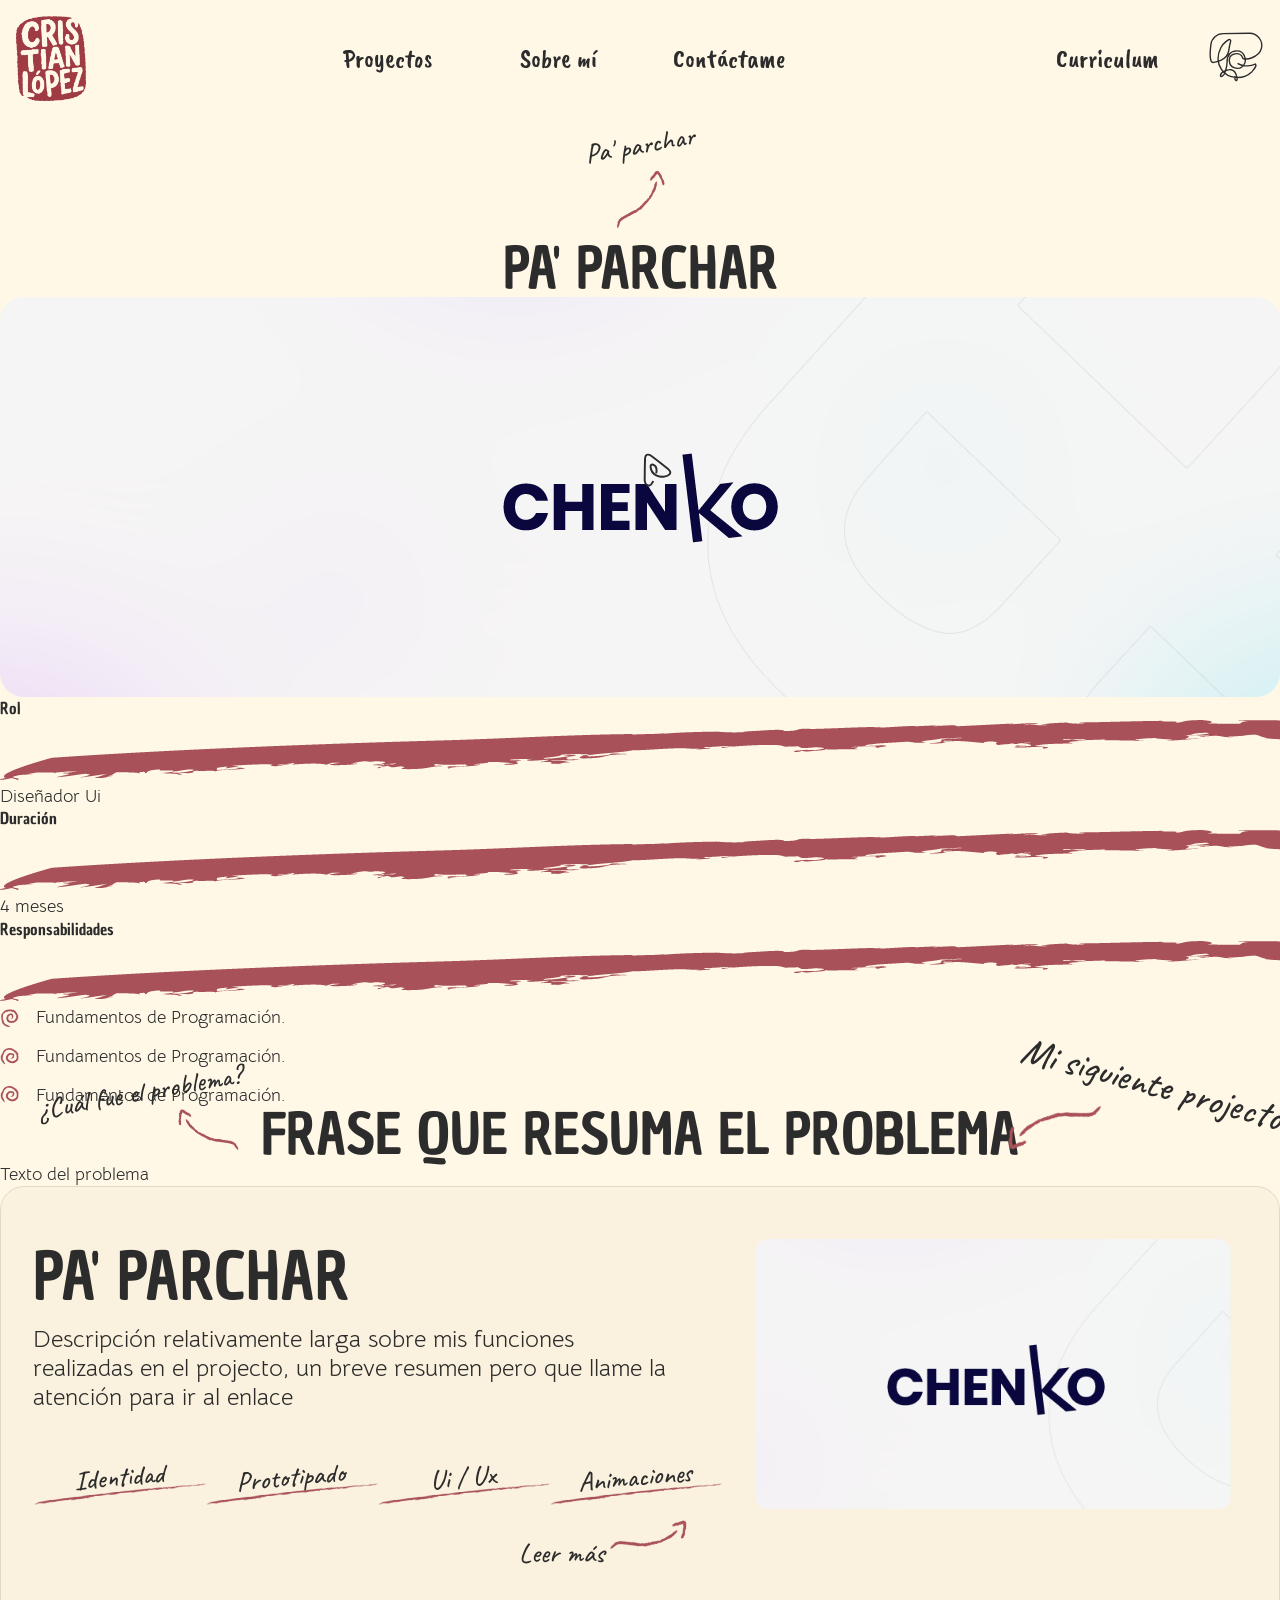
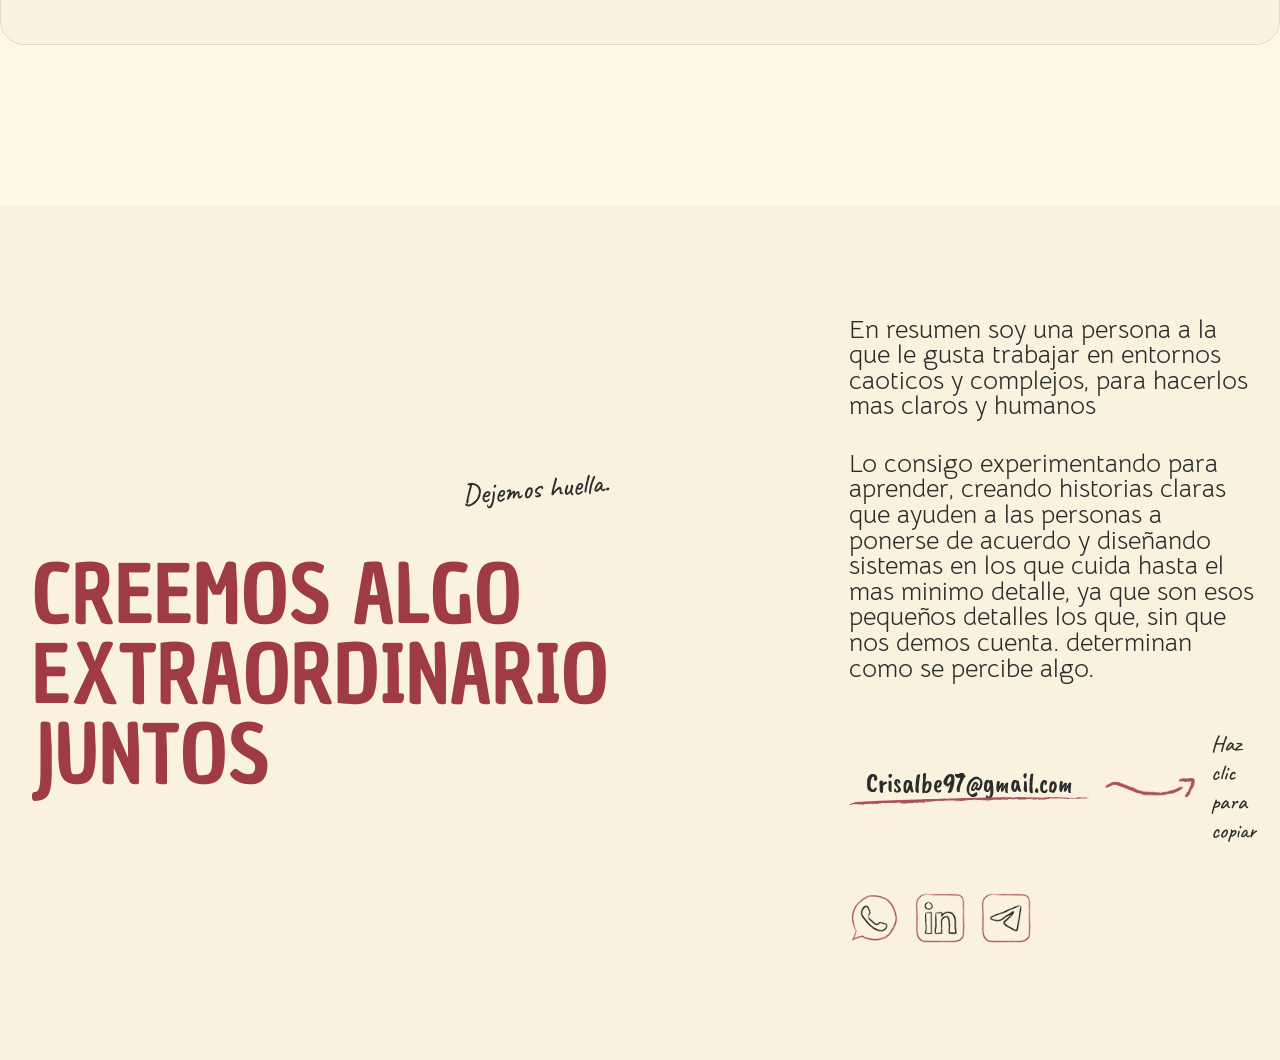
<file: bancolombia.html>
<!doctype html>
<html lang="en">

<head>
    <meta charset="UTF-8" />
    <meta name="viewport" content="width=device-width, initial-scale=1.0" />
    <title>Proyect</title>
    <link rel="stylesheet" href="./assets/css/style.css" />
    <!-- <link rel="stylesheet" href="assets/scss/style.scss" /> -->
    <link rel="preconnect" href="https://fonts.googleapis.com" />
    <link rel="preconnect" href="https://fonts.gstatic.com" crossorigin />
    <link
        href="https://fonts.googleapis.com/css2?family=Asap+Condensed:ital,wght@0,200;0,300;0,400;0,500;0,600;0,700;0,800;0,900;1,200;1,300;1,400;1,500;1,600;1,700;1,800;1,900&family=Bellota+Text:ital,wght@0,300;0,400;0,700;1,300;1,400;1,700&family=Caveat+Brush&family=Short+Stack&display=swap"
        rel="stylesheet" />
</head>

<body id="projectDetail">

    <div id="cursor">
        <svg viewBox="0 0 197.2 248.4">
            <path id="cursor-path"
                d="M72.4,179.4c3.5-7.3,4.3-15.6,2.4-23.5-9.1-38.3-11.5-78.2-7.2-117.4,1.4-12.5,4-25.9,15.2-33.1s13.6-4,19.3,0,6.3,10.9,6.3,17.1c0,33.4-.2,66.9-.8,100.3-5.5,3.1-10.6-5.1-10.9-11.4-.7-11.9,2.3-24,8.6-34.2,5.1-8.3,14.3-15.9,23.6-13.2,8.3,2.5,12.3,11.9,13.9,20.4,1.8,9.8,2,19.8.5,29.7s-2.4,4.4-4.8,4.4-4.5-3.5-4.7-6.4c-.9-11.9,5.9-25.8,17.8-27.2,10.1-1.2,19.3,7.3,22.5,17,3.7,11.2,1.2,23.6-.3,35.2s-3.2,6.3-6.6,6.6-5.7-2.9-6.4-6c-2.3-8.8.3-19.2,8.4-24.1s13.2-3.6,18.5.7,7.3,15.4,7.2,24.1c0,20,0,40.3-5.4,59.5-2,7.3-4.8,14.6-9.6,20.5-8.4,10.5-21.7,15.7-34.4,20.3-9.3,3.4-18.9,6.9-28.8,7.2-17.5.5-33.5-8.9-48.4-18-11.6-7-23.1-14.1-34.7-21.1-11.2-6.8-22.8-14-28.4-26.3s-3.5-13.5-1-20c6-15.6,23-12.5,34.5-4.3s88.8,76.6,56.3,85.8-43.3-18.8-43.3-18.8c-4-9.5-1.9-20.6,2.6-29.8s11.4-17.1,17.5-25.4c13.9-18.8,13.1-17.2,16.8-26.3s6-26,4.1-36-8.5-19.6-18.3-22.4c-5.3-1.6-12.3-.2-14.3,5-.7,1.7-.6,3.6-.5,5.5,1.2,21.6,15.2,42,34.8,50.9,20.9,9.5,56,8.5,71.9-7.4.9-.9,1.8-1.9,2.4-3,6-10-3.5-21-12.1-28.1-28.8-24-58.3-47.2-88.4-69.7-6.2-4.7-12.7-9.4-20.7-10.3s-7,0-10.1,1.6c-8.2,4.1-8.8,12.7-9,20.5-1.2,41-1.8,82-2,123.1,0,9.6,4.1,18.8,11.7,24.8s21.7,9.3,34.1-16.5Z" />
        </svg>
    </div>
    <svg id="trail"></svg>

    <header class="header">
        <div class="header__container">

            <img src="./assets/images/Logo.png" alt="Logo">

            <nav>
                <ul>

                    <li class="button__svg">
                        <a href="./index.html">
                            <svg class="buttonStroke" version="1.1" xmlns="http://www.w3.org/2000/svg"
                                xmlns:xlink="http://www.w3.org/1999/xlink" x="0px" y="0px" viewBox="0 0 1311.1 505.9"
                                style="enable-background:new 0 0 1311.1 505.9;" xml:space="preserve">
                                <path class="buttonStroke--stroke" d="M776.4,10.1C590,7.7,403.3,37.3,226.9,97.2c-79.7,27.1-163.6,65.9-201.4,141.2c-10.7,21.4-17.2,45.4-15,69.2
                  c4,43.5,35.8,79.6,71.2,105.2c57.4,41.3,126.9,63,196.9,73.1c70,10.1,141,9.3,211.7,9.5c209.1,0.6,424.4,9.3,620.2-64
                  c49.2-18.4,97.4-42.5,134.3-79.8s61.3-89.7,55.4-141.8c-6.4-57-48.1-105.5-98.3-133.2c-50.2-27.7-108.3-37.3-165.5-42.5
                  c-140.3-12.7-283.1-0.7-418.6,37.8" />
                            </svg>
                            <span>Proyectos</span>
                        </a>
                    </li>

                    <li class="button__svg">
                        <a href="./about.html">
                            <svg class="buttonStroke" version="1.1" xmlns="http://www.w3.org/2000/svg"
                                xmlns:xlink="http://www.w3.org/1999/xlink" x="0px" y="0px" viewBox="0 0 1311.1 505.9"
                                style="enable-background:new 0 0 1311.1 505.9;" xml:space="preserve">
                                <path class="buttonStroke--stroke" d="M776.4,10.1C590,7.7,403.3,37.3,226.9,97.2c-79.7,27.1-163.6,65.9-201.4,141.2c-10.7,21.4-17.2,45.4-15,69.2
                  c4,43.5,35.8,79.6,71.2,105.2c57.4,41.3,126.9,63,196.9,73.1c70,10.1,141,9.3,211.7,9.5c209.1,0.6,424.4,9.3,620.2-64
                  c49.2-18.4,97.4-42.5,134.3-79.8s61.3-89.7,55.4-141.8c-6.4-57-48.1-105.5-98.3-133.2c-50.2-27.7-108.3-37.3-165.5-42.5
                  c-140.3-12.7-283.1-0.7-418.6,37.8" />
                            </svg>
                            <span>Sobre mí</span>
                        </a>
                    </li>

                    <li class="button__svg">
                        <a href="./contact.html">
                            <svg class="buttonStroke" version="1.1" xmlns="http://www.w3.org/2000/svg"
                                xmlns:xlink="http://www.w3.org/1999/xlink" x="0px" y="0px" viewBox="0 0 1311.1 505.9"
                                style="enable-background:new 0 0 1311.1 505.9;" xml:space="preserve">
                                <path class="buttonStroke--stroke" d="M776.4,10.1C590,7.7,403.3,37.3,226.9,97.2c-79.7,27.1-163.6,65.9-201.4,141.2c-10.7,21.4-17.2,45.4-15,69.2
                  c4,43.5,35.8,79.6,71.2,105.2c57.4,41.3,126.9,63,196.9,73.1c70,10.1,141,9.3,211.7,9.5c209.1,0.6,424.4,9.3,620.2-64
                  c49.2-18.4,97.4-42.5,134.3-79.8s61.3-89.7,55.4-141.8c-6.4-57-48.1-105.5-98.3-133.2c-50.2-27.7-108.3-37.3-165.5-42.5
                  c-140.3-12.7-283.1-0.7-418.6,37.8" />
                            </svg>
                            <span>Contáctame</span>
                        </a>
                    </li>
                </ul>
            </nav>

            <div class="header__right">
                <nav class="nav-buttons">
                    <ul>
                        <li class="button__svg button__svg--curriculum">
                            <a href="./index.html">
                                <svg class="buttonStroke" version="1.1" xmlns="http://www.w3.org/2000/svg"
                                    xmlns:xlink="http://www.w3.org/1999/xlink" x="0px" y="0px"
                                    viewBox="0 0 1311.1 505.9" style="enable-background:new 0 0 1311.1 505.9;"
                                    xml:space="preserve">
                                    <path class="buttonStroke--stroke" d="M776.4,10.1C590,7.7,403.3,37.3,226.9,97.2c-79.7,27.1-163.6,65.9-201.4,141.2c-10.7,21.4-17.2,45.4-15,69.2
                  c4,43.5,35.8,79.6,71.2,105.2c57.4,41.3,126.9,63,196.9,73.1c70,10.1,141,9.3,211.7,9.5c209.1,0.6,424.4,9.3,620.2-64
                  c49.2-18.4,97.4-42.5,134.3-79.8s61.3-89.7,55.4-141.8c-6.4-57-48.1-105.5-98.3-133.2c-50.2-27.7-108.3-37.3-165.5-42.5
                  c-140.3-12.7-283.1-0.7-418.6,37.8" />
                                </svg>
                                <span>Curriculum</span>
                            </a>
                        </li>
                    </ul>
                </nav>

                <svg class="lightDark" version="1.1" xmlns="http://www.w3.org/2000/svg"
                    xmlns:xlink="http://www.w3.org/1999/xlink" x="0px" y="0px" viewBox="0 0 1000 1000"
                    style="enable-background:new 0 0 1000 1000;" xml:space="preserve">

                    <path class="lightDark--stroke" d="M181.6,916.9C83,887.9,32.1,777.7,75.4,684.5c17.7-38,49-67.4,103.4-68.1c71.5-0.9,109-33.5,114.7-56.9
	c5.8-23.8-41.9-41.9-94.5-59.7c-52.6-17.9-132.8-11.2-132.8,3.1s104.2,40.3,177.7,23C317.4,508.5,345,410,331.7,337.5
	s-81.2-131.2-120.5-115.4s175.1,128.2,239.5,99.6c64.3-28.6,90.4-143,74.6-192c-15.8-49-40.9-36.8-34.2,30.6
	c6.6,67.4,33.2,164.9,116.4,201.7s184.9-38.3,204.8-82.7c19.9-44.4-29.1-39.3-75.6,12.3s-68.4,134.8-41.4,204.8s138.9,71.5,194,44.4
	s60.8-43.4-16.3-33.7c-77.1,9.7-171.1,35.7-206.3,164.4c-20.4,71.5,62.8,134.8,113.4,137.4c50.6,2.6,46-10.2-21.4-48.5
	S603.9,703,533.4,745.9s-72.5,120-52.6,144s37.3,4.1,29.1-38.8S475.2,717.3,404.7,704c-70.5-13.3-193.5,52.1-196.6,102.1
	s66.4,7.7,83.2-53.1c16.9-60.8,37.3-100.6,37.3-184.9s30.7-199.7,174.2-205.8S672.3,516,657.5,566.6s-75.3,148.6-203.1,98.2
	c-101.3-40-118.4-195-16.3-238.4S598.2,441,609,483.1s107.5,28.2,173.1,3.1c106-40.5,153.8-103.4,170.4-169.3
	c35.7-141.9-74.6-278.8-220.9-276.6L254,47.2c-111.6,1.6-205.1,85.2-219,196C15.3,400.6,6.5,593.3,86.2,569.5
	c0,0,248.4-29,271.8-208.5c23.4-179.6,55.5-185.2,29.3-202.9c-26.2-17.8-130,62.7-170.2,142.1s-103.8,232.9,11.2,401.2
	S615.5,898.7,781,738.8c56.1-57,82.3-116,65.5-134.7s-9.4,43-202.9,27.1c-193.6-15.9-285.9-231.9-252.2-260s70.8-0.9,139.1,29.9
	s120.2,52.4,151,15s17.2-53,61.2-46.9s75.4,18.8,57.1,28.2c-18.2,9.4-61.3,16.8-77.2,72.5c-7,21.5-18.2,30.9-25.2,10.3
	s-23.4-62.2-56.1-72S590.7,390,623.4,375s55.2-34.1,65-60.8c9.8-26.7,22.9-32.3,34.6-1.4c6.4,17,46.4,18.7,100.8,16.7
	c88.1-3.2,160.8,68.8,158.1,157c-1.5,48.5-5.7,106.4-15,171.4c-19.3,135.5-120.5,234.5-184.6,284.7c-31.3,24.6-70.4,37.3-110.2,35.9
	C566.5,975,335.9,962.2,181.6,916.9z" />

                </svg>

            </div>
        </div>
    </header>

    <main>

        <div class="container containerCase">

            <div class="case">
                <div class="case__title center">
                    <div class="case__leyend">
                        <span>Pa' parchar</span>
                        <img src="./assets/images/flecha.png" alt="">
                    </div>
                    <h1>PA' PARCHAR</h1>
                </div>

                <div class="case__imgMain" data-transition-target="bancolombia">
                    <img src="./assets/images/imgProject.png" alt="" >
                </div>

                <div class="case__functions">

                    <div class="case__role">
                        <div class="case__name">
                            <h4>Rol</h4>
                            <img src="./assets/images/Subrayado.png" alt="">
                        </div>

                        <p>Diseñador Ui</p>
                    </div>

                    <div class="case__time">
                        <div class="case__name">
                            <h4>Duración</h4>
                            <img src="./assets/images/Subrayado.png" alt="">
                        </div>

                        <p>4 meses</p>
                    </div>

                    <div class="case__responsabilities">
                        <div class="case__name">
                            <h4>Responsabilidades</h4>
                            <img src="./assets/images/Subrayado.png" alt="">
                        </div>

                        <div class="case__listItem">
                            <div class="case__item">
                                <img src="./assets/images/list.png" id="listImg" alt="item 1">
                                <p>Fundamentos de Programación.</p>
                            </div>

                            <div class="case__item">
                                <img src="./assets/images/list.png" id="listImg" alt="item 1">
                                <p>Fundamentos de Programación.</p>
                            </div>

                            <div class="case__item">
                                <img src="./assets/images/list.png" id="listImg" alt="item 1">
                                <p>Fundamentos de Programación.</p>
                            </div>
                        </div>
                    </div>
                </div>

                <div class="case__content">
                    <div class="case__title left">
                        <div class="case__leyend">
                            <span>¿Cuál fue el problema?</span>
                            <img src="./assets/images/flecha.png" alt="">
                        </div>
                        <h1>FRASE QUE RESUMA EL PROBLEMA</h1>
                    </div>

                    <p>Texto del problema</p>
                </div>

            </div>


            <section class="projects">

                <div class="project__next">
                    <span>Mi siguiente projecto</span>
                    <img src="./assets/images/flecha.png" alt="">
                </div>

                <div class="project">
                    <div class="project__izq">

                        <div class="project__about">
                            <h2>PA' PARCHAR</h2>
                            <p>Descripción relativamente larga sobre mis funciones realizadas en el projecto, un breve
                                resumen pero
                                que llame la atención para ir al enlace</p>
                        </div>

                        <div class="project__itemsCta">
                            <ul class="project__list">
                                <li class="itemUnderlined">
                                    <span>Identidad</span>
                                    <img src="./assets/images/Subrayado.png" alt="">
                                </li>
                                <li class="itemUnderlined">
                                    <span>Prototipado</span>
                                    <img src="./assets/images/Subrayado.png" alt="">
                                </li>
                                <li class="itemUnderlined">
                                    <span>Ui / Ux</span>
                                    <img src="./assets/images/Subrayado.png" alt="">
                                </li>
                                <li class="itemUnderlined">
                                    <span>Animaciones</span>
                                    <img src="./assets/images/Subrayado.png" alt="">
                                </li>
                            </ul>
                            <div class="button__svg button__svg--arrow">
                                <a href="">
                                    <svg class="buttonStroke" version="1.1" xmlns="http://www.w3.org/2000/svg"
                                        xmlns:xlink="http://www.w3.org/1999/xlink" x="0px" y="0px"
                                        viewBox="0 0 1311.1 505.9" style="enable-background:new 0 0 1311.1 505.9;"
                                        xml:space="preserve">
                                        <path class="buttonStroke--stroke" d="M776.4,10.1C590,7.7,403.3,37.3,226.9,97.2c-79.7,27.1-163.6,65.9-201.4,141.2c-10.7,21.4-17.2,45.4-15,69.2
                          c4,43.5,35.8,79.6,71.2,105.2c57.4,41.3,126.9,63,196.9,73.1c70,10.1,141,9.3,211.7,9.5c209.1,0.6,424.4,9.3,620.2-64
                          c49.2-18.4,97.4-42.5,134.3-79.8s61.3-89.7,55.4-141.8c-6.4-57-48.1-105.5-98.3-133.2c-50.2-27.7-108.3-37.3-165.5-42.5
                          c-140.3-12.7-283.1-0.7-418.6,37.8" />
                                    </svg>
                                    <span>Leer más</span>
                                    <img src="./assets/images/flecha.png" alt="Flecha a la derecha">
                                </a>
                            </div>
                        </div>

                    </div>

                    <div class="project__der desktop">
                        <div class="project__img">
                            <img src="./assets/images/imgProject.png" alt="">
                        </div>
                        <svg class="desktopPortfolio" xmlns="http://www.w3.org/2000/svg" version="1.1"
                            viewBox="0 0 1104.8 808.5">
                            <path class="desktopPortfolio--stroke"
                                d="M36.9,802.4s24.5,8.9,96-18.1c71.5-27.1,111.8,1,172.6,9.7,60.8,8.7,164.9,17.7,273.2,8.8,108.3-8.8,244.3-10.4,236.1-26.2s-179.9-11.2-272.9-12.3c-92.9-1-150.7-24.3-181.9-28.3-31.1-4.1-51.6,12.5-27.1,26.7,24.5,14.2,61.3,3,60.3-20.5s-3.8-46.2,6.1-53.6c12-8.9,85.5-19.7,110-27.8,10.2-3.6,8.7-9.7-26.6-11.2-35.2-1.5-188.6,0-301.4,4.6-112.9,4.6-159.6,1.5-162.7-36.3-3.1-37.8-10.2-311.1-12.3-376.5C4.5,176-1,41.2,4.1,28.3,9.2,15.3,18.2,8.5,63.5,6.5c45.3-2,625.2-8.9,878.7,0,100.3,5.1,144-10.2,152.5,64.9,8.4,75.1,10,449.6,6.1,496.3-3.8,46.7,12.3,82.6-71.2,83.4-83.5.8-290.3,11.5-331.7-6.1-41.4-17.6-82.7-35.6-108.8-35.6s-36,20.7-19.1,34.5c13.1,10.8,41.4-20.9,9.8-41.4-41.3-26.8-203.3-4.1-277.6-7.1-74.3-3.1-205.6,5.4-224-19.9-18.4-25.3-23.7-98.8-23.7-235.1s-10.7-260.4,13.8-280.3c24.5-19.9,274.6-22.2,479.9-22.2s483.4-19.1,493.4,43.7c10,62.8,6.9,356.4,6.1,392.3-.8,35.9,16.1,101.7-46.2,102.8-62.3,1-313.2-6.4-341.8,21.2-28.6,27.6-5.6,139.3,68.9,133.1,74.6-6.1,151.1-9.7,210.4,38.3,43.2,35,106.9,26,157.7,15.4" />
                        </svg>
                    </div>
                </div>
            </section>

        </div>
    </main>

    <footer>
        <div class="container">

            <div class="footer__izq">
                <div class="footer__print">
                    <div class="footer__fingerPrint"></div>
                    <span>Dejemos huella.</span>
                </div>

                <h2>CREEMOS ALGO EXTRAORDINARIO JUNTOS</h2>
            </div>

            <div class="footer__der">
                <div class="footer__msg">
                    <p>
                        En resumen soy una persona a la que le gusta trabajar en entornos
                        caoticos y complejos, para hacerlos mas claros y humanos
                    </p>
                    <p>
                        Lo consigo experimentando para aprender, creando historias claras
                        que ayuden a las personas a ponerse de acuerdo y diseñando
                        sistemas en los que cuida hasta el mas minimo detalle, ya que son
                        esos pequeños detalles los que, sin que nos demos cuenta.
                        determinan como se percibe algo.
                    </p>
                </div>

                <div class="footer__cta">
                    <div class="footer__correo">
                        <p>Crisalbe97@gmail.com</p>
                        <img src="./assets/images/Subrayado.png" alt="">
                    </div>
                    <img src="./assets/images/flecha.png" alt="" class="arrowImg">
                    <span>Haz clic para copiar</span>
                </div>

                <div class="footer__social">
                    <a href="" class="wpp">
                        <img src="./assets/images/LogoWppFill.png" alt="">
                        <img src="./assets/images/LogoWpp.png" alt="">
                    </a>

                    <a href="" class="linkedin">
                        <img src="./assets/images/LogoInFill.png" alt="">
                        <img src="./assets/images/LogoIn.png" alt="">
                    </a>

                    <a href="" class="telegram">
                        <img src="./assets/images/LogoTelegramFill.png" alt="">
                        <img src="./assets/images/LogoTelegram.png" alt="">
                    </a>
                </div>
            </div>
    </footer>

    <script src="./assets/js/script.js"></script>
    <script src="./assets/js/cursor.js"></script>
    <script src="./assets/js/animationButtonStroke.js"></script>
</body>
</file>
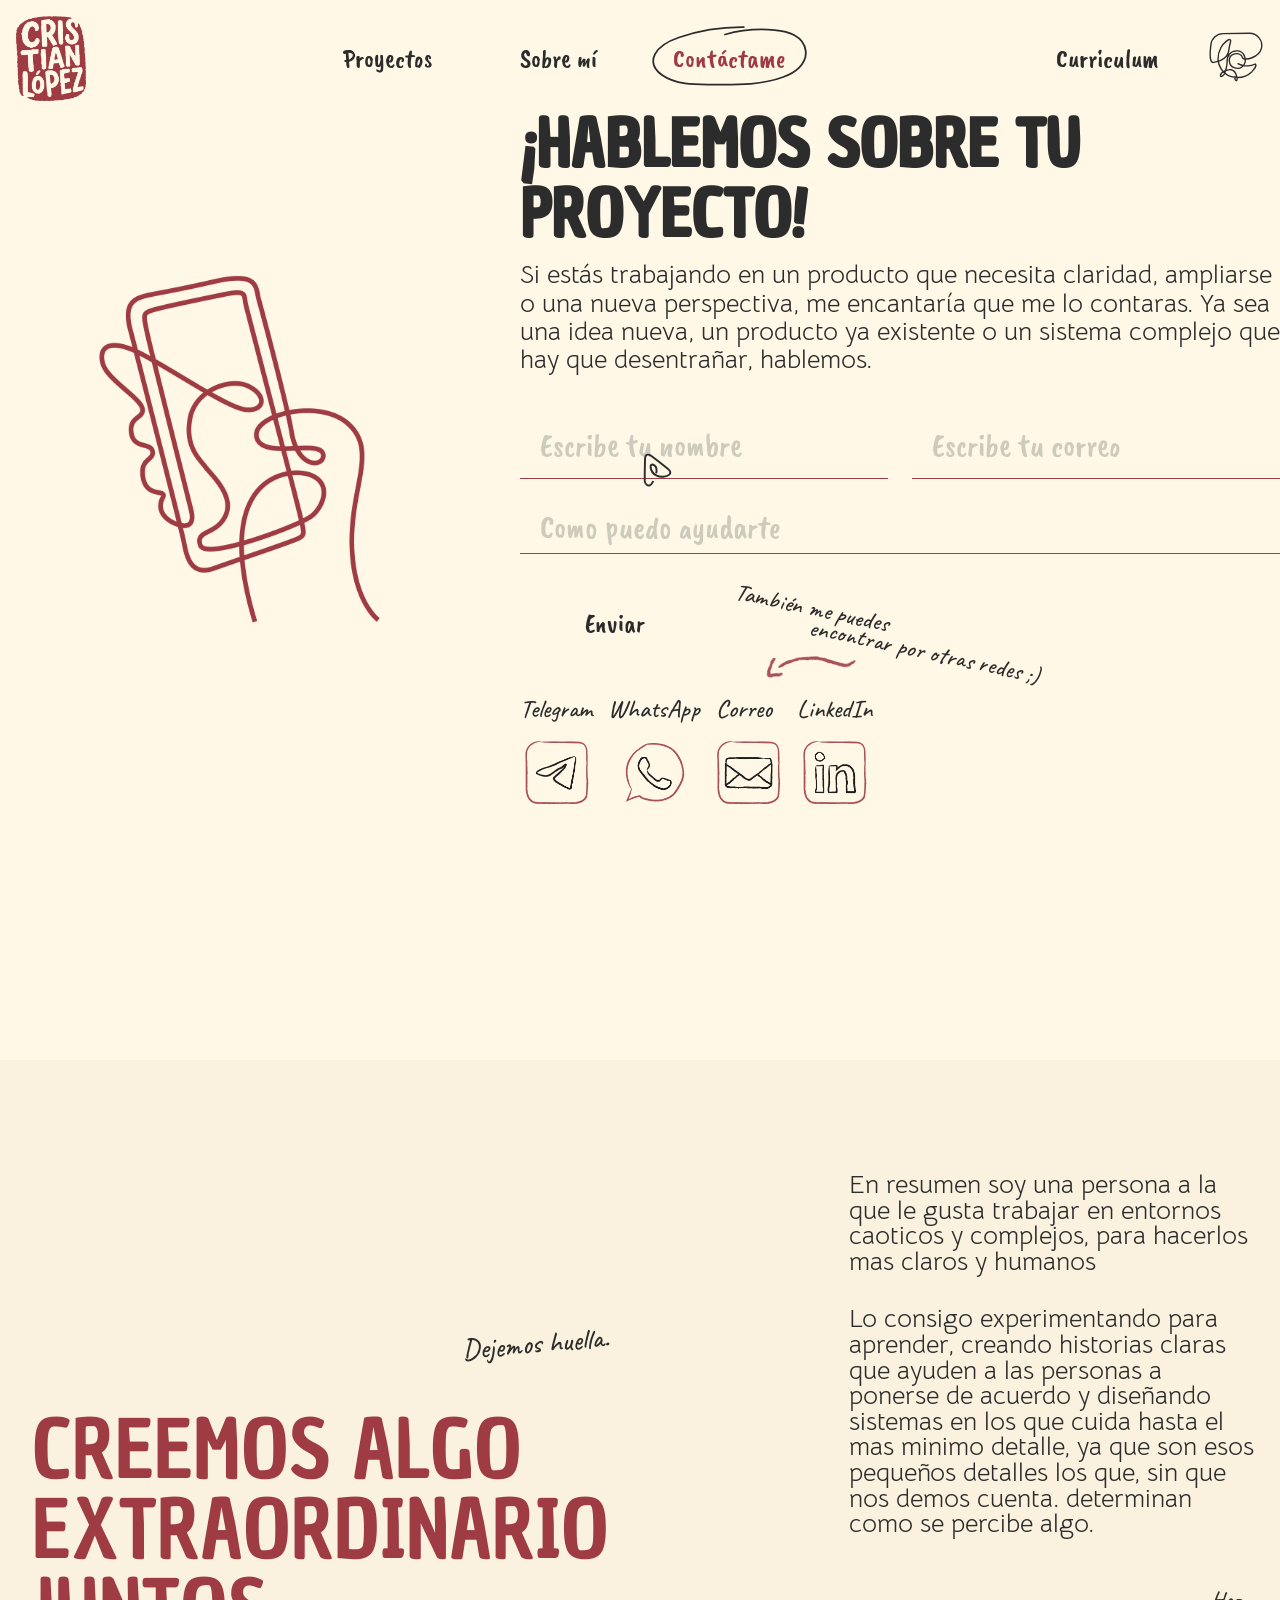
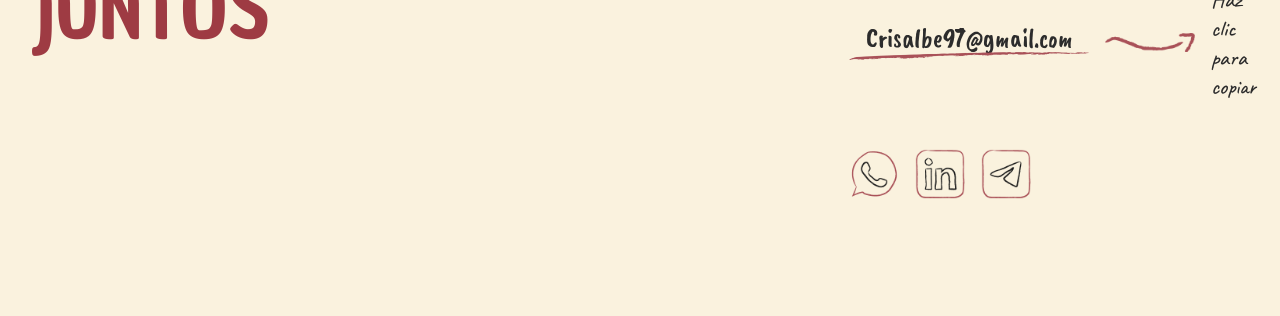
<file: contact.html>
<!doctype html>
<html lang="en">

<head>
  <meta charset="UTF-8" />
  <meta name="viewport" content="width=device-width, initial-scale=1.0" />
  <title>Portafolio</title>
  <style>
    *,
    *::before,
    *::after {
      cursor: none !important;
    }
  </style>
  <link rel="stylesheet" href="./assets/css/style.css" />
  <!-- <link rel="stylesheet" href="assets/scss/style.scss" /> -->
  <link rel="preconnect" href="https://fonts.googleapis.com" />
  <link rel="preconnect" href="https://fonts.gstatic.com" crossorigin />
  <link
    href="https://fonts.googleapis.com/css2?family=Asap+Condensed:ital,wght@0,200;0,300;0,400;0,500;0,600;0,700;0,800;0,900;1,200;1,300;1,400;1,500;1,600;1,700;1,800;1,900&family=Bellota+Text:ital,wght@0,300;0,400;0,700;1,300;1,400;1,700&family=Caveat+Brush&family=Short+Stack&display=swap"
    rel="stylesheet" />
</head>

<body>
  <div id="cursor">
    <svg viewBox="0 0 197.2 248.4">
      <path id="cursor-path"
        d="M72.4,179.4c3.5-7.3,4.3-15.6,2.4-23.5-9.1-38.3-11.5-78.2-7.2-117.4,1.4-12.5,4-25.9,15.2-33.1s13.6-4,19.3,0,6.3,10.9,6.3,17.1c0,33.4-.2,66.9-.8,100.3-5.5,3.1-10.6-5.1-10.9-11.4-.7-11.9,2.3-24,8.6-34.2,5.1-8.3,14.3-15.9,23.6-13.2,8.3,2.5,12.3,11.9,13.9,20.4,1.8,9.8,2,19.8.5,29.7s-2.4,4.4-4.8,4.4-4.5-3.5-4.7-6.4c-.9-11.9,5.9-25.8,17.8-27.2,10.1-1.2,19.3,7.3,22.5,17,3.7,11.2,1.2,23.6-.3,35.2s-3.2,6.3-6.6,6.6-5.7-2.9-6.4-6c-2.3-8.8.3-19.2,8.4-24.1s13.2-3.6,18.5.7,7.3,15.4,7.2,24.1c0,20,0,40.3-5.4,59.5-2,7.3-4.8,14.6-9.6,20.5-8.4,10.5-21.7,15.7-34.4,20.3-9.3,3.4-18.9,6.9-28.8,7.2-17.5.5-33.5-8.9-48.4-18-11.6-7-23.1-14.1-34.7-21.1-11.2-6.8-22.8-14-28.4-26.3s-3.5-13.5-1-20c6-15.6,23-12.5,34.5-4.3s88.8,76.6,56.3,85.8-43.3-18.8-43.3-18.8c-4-9.5-1.9-20.6,2.6-29.8s11.4-17.1,17.5-25.4c13.9-18.8,13.1-17.2,16.8-26.3s6-26,4.1-36-8.5-19.6-18.3-22.4c-5.3-1.6-12.3-.2-14.3,5-.7,1.7-.6,3.6-.5,5.5,1.2,21.6,15.2,42,34.8,50.9,20.9,9.5,56,8.5,71.9-7.4.9-.9,1.8-1.9,2.4-3,6-10-3.5-21-12.1-28.1-28.8-24-58.3-47.2-88.4-69.7-6.2-4.7-12.7-9.4-20.7-10.3s-7,0-10.1,1.6c-8.2,4.1-8.8,12.7-9,20.5-1.2,41-1.8,82-2,123.1,0,9.6,4.1,18.8,11.7,24.8s21.7,9.3,34.1-16.5Z" />
    </svg>
  </div>
  <svg id="trail"></svg>

  <header class="header">
    <div class="header__container">

      <img src="./assets/images/Logo.png" alt="Logo">

      <nav>
        <ul>

          <li class="button__svg">
            <a href="./index.html">
              <svg class="buttonStroke" version="1.1" xmlns="http://www.w3.org/2000/svg"
                xmlns:xlink="http://www.w3.org/1999/xlink" x="0px" y="0px" viewBox="0 0 1311.1 505.9"
                style="enable-background:new 0 0 1311.1 505.9;" xml:space="preserve">
                <path class="buttonStroke--stroke" d="M776.4,10.1C590,7.7,403.3,37.3,226.9,97.2c-79.7,27.1-163.6,65.9-201.4,141.2c-10.7,21.4-17.2,45.4-15,69.2
                  c4,43.5,35.8,79.6,71.2,105.2c57.4,41.3,126.9,63,196.9,73.1c70,10.1,141,9.3,211.7,9.5c209.1,0.6,424.4,9.3,620.2-64
                  c49.2-18.4,97.4-42.5,134.3-79.8s61.3-89.7,55.4-141.8c-6.4-57-48.1-105.5-98.3-133.2c-50.2-27.7-108.3-37.3-165.5-42.5
                  c-140.3-12.7-283.1-0.7-418.6,37.8" />
              </svg>
              <span>Proyectos</span>
            </a>
          </li>

          <li class="button__svg ">
            <a href="./about.html">
              <svg class="buttonStroke" version="1.1" xmlns="http://www.w3.org/2000/svg"
                xmlns:xlink="http://www.w3.org/1999/xlink" x="0px" y="0px" viewBox="0 0 1311.1 505.9"
                style="enable-background:new 0 0 1311.1 505.9;" xml:space="preserve">
                <path class="buttonStroke--stroke" d="M776.4,10.1C590,7.7,403.3,37.3,226.9,97.2c-79.7,27.1-163.6,65.9-201.4,141.2c-10.7,21.4-17.2,45.4-15,69.2
                  c4,43.5,35.8,79.6,71.2,105.2c57.4,41.3,126.9,63,196.9,73.1c70,10.1,141,9.3,211.7,9.5c209.1,0.6,424.4,9.3,620.2-64
                  c49.2-18.4,97.4-42.5,134.3-79.8s61.3-89.7,55.4-141.8c-6.4-57-48.1-105.5-98.3-133.2c-50.2-27.7-108.3-37.3-165.5-42.5
                  c-140.3-12.7-283.1-0.7-418.6,37.8" />
              </svg>
              <span>Sobre mí</span>
            </a>
          </li>

          <li class="button__svg active">
            <a href="./contact.html">
              <svg class="buttonStroke" version="1.1" xmlns="http://www.w3.org/2000/svg"
                xmlns:xlink="http://www.w3.org/1999/xlink" x="0px" y="0px" viewBox="0 0 1311.1 505.9"
                style="enable-background:new 0 0 1311.1 505.9;" xml:space="preserve">
                <path class="buttonStroke--stroke" d="M776.4,10.1C590,7.7,403.3,37.3,226.9,97.2c-79.7,27.1-163.6,65.9-201.4,141.2c-10.7,21.4-17.2,45.4-15,69.2
                  c4,43.5,35.8,79.6,71.2,105.2c57.4,41.3,126.9,63,196.9,73.1c70,10.1,141,9.3,211.7,9.5c209.1,0.6,424.4,9.3,620.2-64
                  c49.2-18.4,97.4-42.5,134.3-79.8s61.3-89.7,55.4-141.8c-6.4-57-48.1-105.5-98.3-133.2c-50.2-27.7-108.3-37.3-165.5-42.5
                  c-140.3-12.7-283.1-0.7-418.6,37.8" />
              </svg>
              <span>Contáctame</span>
            </a>
          </li>
        </ul>
      </nav>

      <div class="header__right">
        <nav class="nav-buttons">
          <ul>
            <li class="button__svg button__svg--curriculum">
              <a href="./index.html">
                <svg class="buttonStroke" version="1.1" xmlns="http://www.w3.org/2000/svg"
                  xmlns:xlink="http://www.w3.org/1999/xlink" x="0px" y="0px" viewBox="0 0 1311.1 505.9"
                  style="enable-background:new 0 0 1311.1 505.9;" xml:space="preserve">
                  <path class="buttonStroke--stroke" d="M776.4,10.1C590,7.7,403.3,37.3,226.9,97.2c-79.7,27.1-163.6,65.9-201.4,141.2c-10.7,21.4-17.2,45.4-15,69.2
                  c4,43.5,35.8,79.6,71.2,105.2c57.4,41.3,126.9,63,196.9,73.1c70,10.1,141,9.3,211.7,9.5c209.1,0.6,424.4,9.3,620.2-64
                  c49.2-18.4,97.4-42.5,134.3-79.8s61.3-89.7,55.4-141.8c-6.4-57-48.1-105.5-98.3-133.2c-50.2-27.7-108.3-37.3-165.5-42.5
                  c-140.3-12.7-283.1-0.7-418.6,37.8" />
                </svg>
                <span>Curriculum</span>
              </a>
            </li>
          </ul>
        </nav>

        <svg class="lightDark" version="1.1" xmlns="http://www.w3.org/2000/svg"
          xmlns:xlink="http://www.w3.org/1999/xlink" x="0px" y="0px" viewBox="0 0 1000 1000"
          style="enable-background:new 0 0 1000 1000;" xml:space="preserve">

          <path class="lightDark--stroke" d="M181.6,916.9C83,887.9,32.1,777.7,75.4,684.5c17.7-38,49-67.4,103.4-68.1c71.5-0.9,109-33.5,114.7-56.9
	c5.8-23.8-41.9-41.9-94.5-59.7c-52.6-17.9-132.8-11.2-132.8,3.1s104.2,40.3,177.7,23C317.4,508.5,345,410,331.7,337.5
	s-81.2-131.2-120.5-115.4s175.1,128.2,239.5,99.6c64.3-28.6,90.4-143,74.6-192c-15.8-49-40.9-36.8-34.2,30.6
	c6.6,67.4,33.2,164.9,116.4,201.7s184.9-38.3,204.8-82.7c19.9-44.4-29.1-39.3-75.6,12.3s-68.4,134.8-41.4,204.8s138.9,71.5,194,44.4
	s60.8-43.4-16.3-33.7c-77.1,9.7-171.1,35.7-206.3,164.4c-20.4,71.5,62.8,134.8,113.4,137.4c50.6,2.6,46-10.2-21.4-48.5
	S603.9,703,533.4,745.9s-72.5,120-52.6,144s37.3,4.1,29.1-38.8S475.2,717.3,404.7,704c-70.5-13.3-193.5,52.1-196.6,102.1
	s66.4,7.7,83.2-53.1c16.9-60.8,37.3-100.6,37.3-184.9s30.7-199.7,174.2-205.8S672.3,516,657.5,566.6s-75.3,148.6-203.1,98.2
	c-101.3-40-118.4-195-16.3-238.4S598.2,441,609,483.1s107.5,28.2,173.1,3.1c106-40.5,153.8-103.4,170.4-169.3
	c35.7-141.9-74.6-278.8-220.9-276.6L254,47.2c-111.6,1.6-205.1,85.2-219,196C15.3,400.6,6.5,593.3,86.2,569.5
	c0,0,248.4-29,271.8-208.5c23.4-179.6,55.5-185.2,29.3-202.9c-26.2-17.8-130,62.7-170.2,142.1s-103.8,232.9,11.2,401.2
	S615.5,898.7,781,738.8c56.1-57,82.3-116,65.5-134.7s-9.4,43-202.9,27.1c-193.6-15.9-285.9-231.9-252.2-260s70.8-0.9,139.1,29.9
	s120.2,52.4,151,15s17.2-53,61.2-46.9s75.4,18.8,57.1,28.2c-18.2,9.4-61.3,16.8-77.2,72.5c-7,21.5-18.2,30.9-25.2,10.3
	s-23.4-62.2-56.1-72S590.7,390,623.4,375s55.2-34.1,65-60.8c9.8-26.7,22.9-32.3,34.6-1.4c6.4,17,46.4,18.7,100.8,16.7
	c88.1-3.2,160.8,68.8,158.1,157c-1.5,48.5-5.7,106.4-15,171.4c-19.3,135.5-120.5,234.5-184.6,284.7c-31.3,24.6-70.4,37.3-110.2,35.9
	C566.5,975,335.9,962.2,181.6,916.9z" />

        </svg>

      </div>
    </div>
  </header>
  <main>
    <section class="container containerContact">
      <div class="contactHero">
        <img class="img" src="./assets/images/Contact.png" alt="image-animation" />

      </div>
      <div class="contactInfo">
        <div class="info-text">
          <h1>¡HABLEMOS SOBRE TU PROYECTO!</h1>
          <p>Si estás trabajando en un producto que necesita claridad, ampliarse o una nueva perspectiva, me encantaría
            que me lo contaras. Ya sea una idea nueva, un producto ya existente o un sistema complejo que hay que
            desentrañar, hablemos.</p>
        </div>

        <form action="" class="contactForm">
          <div class="form-group">
            <input type="text" placeholder="Escribe tu nombre">
            <input type="email" placeholder="Escribe tu correo">
          </div>
          <textarea name="" id="" placeholder="Como puedo ayudarte"></textarea>
          <div class="button__svg  button-start ">
            <button class="formButton">Enviar</button>
            <svg class="buttonStroke" version="1.1" xmlns="http://www.w3.org/2000/svg"
              xmlns:xlink="http://www.w3.org/1999/xlink" x="0px" y="0px" viewBox="0 0 1311.1 505.9"
              style="enable-background:new 0 0 1311.1 505.9;" xml:space="preserve">
              <path class="buttonStroke--stroke" d="M776.4,10.1C590,7.7,403.3,37.3,226.9,97.2c-79.7,27.1-163.6,65.9-201.4,141.2c-10.7,21.4-17.2,45.4-15,69.2
                      c4,43.5,35.8,79.6,71.2,105.2c57.4,41.3,126.9,63,196.9,73.1c70,10.1,141,9.3,211.7,9.5c209.1,0.6,424.4,9.3,620.2-64
                      c49.2-18.4,97.4-42.5,134.3-79.8s61.3-89.7,55.4-141.8c-6.4-57-48.1-105.5-98.3-133.2c-50.2-27.7-108.3-37.3-165.5-42.5
                      c-140.3-12.7-283.1-0.7-418.6,37.8" />
            </svg>
          </div>
        </form>
        <div class="contact__details">
          <div class="contact__msg">
            <p class="">También me puedes </p>
            <p>&#9;encontrar por otras redes ;)</p>
          </div>
          <img src="./assets/images/flecha.png" alt="image flecha" class="arrowImg">
        </div>
        <div class="contact__social">
          <div class="contact-item__social">
            <span class="item-title">Telegram</span>
            <a href="" class="telegram">
              <img src="./assets/images/LogoTelegramFill.png" alt="LogoTelegramFill">
              <img src="./assets/images/LogoTelegram.png" alt="LogoTelegram">
            </a>

          </div>
          <div class="contact-item__social">
            <span class="item-title">WhatsApp</span>
            <a href="" class="wpp">

              <img src="./assets/images/LogoWppFill.png" alt="LogoWppFill">
              <img src="./assets/images/LogoWpp.png" alt="LogoWpp">
            </a>

          </div>

          <div class="contact-item__social">
            <span class="item-title">Correo</span>
            <a href="" class="email">
              <img src="./assets/images/LogoCorreoFill.png" alt="LogoCorreoFill ">
              <img src="./assets/images/LogoCorreo.png" alt="LogoCorreo">
            </a>
          </div>
          <div class="contact-item__social">
            <span class="item-title">LinkedIn</span>
            <a href="" class="linkedin">
              <img src="./assets/images/LogoInFill.png" alt="LogoInFill">
              <img src="./assets/images/LogoIn.png" alt="LogoIn">
            </a>
          </div>
        </div>
      </div>



    </section>

  </main>
  <footer>
    <div class="container">

      <div class="footer__izq">
        <div class="footer__print">
          <div class="footer__fingerPrint"></div>
          <span>Dejemos huella.</span>
        </div>

        <h2>CREEMOS ALGO EXTRAORDINARIO JUNTOS</h2>
      </div>

      <div class="footer__der">
        <div class="footer__msg">
          <p>
            En resumen soy una persona a la que le gusta trabajar en entornos
            caoticos y complejos, para hacerlos mas claros y humanos
          </p>
          <p>
            Lo consigo experimentando para aprender, creando historias claras
            que ayuden a las personas a ponerse de acuerdo y diseñando
            sistemas en los que cuida hasta el mas minimo detalle, ya que son
            esos pequeños detalles los que, sin que nos demos cuenta.
            determinan como se percibe algo.
          </p>
        </div>

        <div class="footer__cta">
          <div class="footer__correo">
            <p>Crisalbe97@gmail.com</p>
            <img src="./assets/images/Subrayado.png" alt="image subrayado" class="underline">
          </div>
          <img src="./assets/images/flecha.png" alt="image flecha" class="arrowImg">
          <span>Haz clic para copiar</span>
        </div>

        <div class="footer__social">
          <a href="" class="wpp">
            <img src="./assets/images/LogoWppFill.png" alt="LogoWppFill">
            <img src="./assets/images/LogoWpp.png" alt="LogoWpp">
          </a>

          <a href="" class="linkedin">
            <img src="./assets/images/LogoInFill.png" alt="LogoInFill">
            <img src="./assets/images/LogoIn.png" alt="LogoIn">
          </a>

          <a href="" class="telegram">
            <img src="./assets/images/LogoTelegramFill.png" alt="LogoTelegramFill">
            <img src="./assets/images/LogoTelegram.png" alt="LogoTelegram">
          </a>
        </div>
      </div>
  </footer>

  <script src="./assets/js/script.js"></script>
  <script src="./assets/js/cursor.js"></script>
  <script src="./assets/js/animationButtonStroke.js"></script>

  <script src="./assets/js/themeControl.js"></script>
</body>

</html>
</file>
<file: assets/css/style.css>
@import url("https://fonts.googleapis.com/css2?family=Short+Stack&display=swap");
@font-face {
  font-family: chau;
  src: url(../fonts/Chau_Philomene/ChauPhilomeneOne-Regular.ttf);
}
@font-face {
  font-family: bellota;
  src: url(../fonts/Bellota_Text/BellotaText-Regular.ttf);
}
@font-face {
  font-family: caveat;
  src: url(../fonts/Caveat/Caveat-Medium.ttf);
}
@font-face {
  font-family: caveatBrush;
  src: url(../fonts/Caveat_Brush/CaveatBrush-Regular.ttf);
}
@font-face {
  font-family: Asap;
  src: url(../fonts/Asap_Condensed/AsapCondensed-Light.ttf);
}
header {
  position: fixed;
  top: 0;
  left: 0;
  right: 0;
  z-index: 100;
  padding: 1rem 1rem;
  transition: transform 0.5s ease-in-out;
}
header.header--hidden {
  transform: translateY(-100%);
}
header .header__container {
  margin-left: auto;
  margin-right: auto;
  max-width: 1440px;
  display: flex;
  justify-content: space-between;
  align-items: center;
}
header .header__container img {
  width: 70px;
  height: auto;
  -o-object-fit: contain;
     object-fit: contain;
}
header .header__container nav ul {
  display: flex;
  align-items: center;
  gap: 1rem;
}
header .header__container .header__right {
  display: flex;
  align-items: center;
  gap: 1.5rem;
}
header .header__container .header__right .lightDark:hover .lightDark--stroke {
  stroke: #9E3B43;
  stroke-dashoffset: 2572;
  stroke-dasharray: 6945;
}

.buttonStroke {
  width: 155px;
}

.buttonStroke--stroke {
  fill: transparent;
  stroke: #2C2C2C;
  stroke-width: 15;
  stroke-linecap: round;
  stroke-dashoffset: 3200;
  stroke-dasharray: 3200;
  transition: fill 0.4s cubic-bezier(0.63, 0, 0.34, 1);
}

@keyframes drawLineIn {
  0% {
    stroke-dashoffset: 3200;
    animation-timing-function: cubic-bezier(0.63, 0, 0.34, 1);
  }
  100% {
    stroke-dashoffset: 0;
  }
}
@keyframes drawLineOut {
  0% {
    stroke-dashoffset: 0;
    animation-timing-function: cubic-bezier(0.63, 0, 0.34, 1);
  }
  100% {
    stroke-dashoffset: -3200;
  }
}
.lightDark {
  width: 55px;
}

.lightDark--stroke {
  fill: transparent;
  stroke: #2C2C2C;
  stroke-width: 25;
  stroke-linecap: round;
  stroke-dashoffset: -4068;
  stroke-dasharray: 6575;
  transition: all 0.7s cubic-bezier(0.63, 0, 0.34, 1);
}

.phonePortfolio {
  width: 508px;
}
.phonePortfolio .phonePortfolio--stroke {
  fill: transparent;
  stroke: #9E3B43;
  stroke-width: 4;
  stroke-linecap: round;
  stroke-dashoffset: -6425;
  stroke-dasharray: 6425;
  animation: drawPhoneOut 2s cubic-bezier(0.63, 0, 0.34, 1) forwards;
}

@keyframes drawPhoneIn {
  0% {
    stroke-dashoffset: -6425;
  }
  100% {
    stroke-dashoffset: 0;
  }
}
@keyframes drawPhoneOut {
  0% {
    stroke-dashoffset: 0;
  }
  100% {
    stroke-dashoffset: 6425;
  }
}
.desktopPortfolio {
  width: 508px;
}
.desktopPortfolio .desktopPortfolio--stroke {
  fill: transparent;
  stroke: #9E3B43;
  stroke-width: 4;
  stroke-linecap: round;
  stroke-dashoffset: -8450;
  stroke-dasharray: 8450;
  animation: drawDesktopOut 2s cubic-bezier(0.63, 0, 0.34, 1) forwards;
}

@keyframes drawDesktopIn {
  0% {
    stroke-dashoffset: 8450;
  }
  100% {
    stroke-dashoffset: 0;
  }
}
@keyframes drawDesktopOut {
  0% {
    stroke-dashoffset: 0;
  }
  100% {
    stroke-dashoffset: -8450;
  }
}
.button__svg--hover:hover .buttonStroke--stroke {
  animation: drawLineIn 0.4s linear forwards;
}
.button__svg--hover:hover span {
  color: #9E3B43;
}
.button__svg--hover:hover.button__svg--curriculum span {
  color: #FFF8E7;
}
.button__svg--hover:hover.button__svg--curriculum .buttonStroke--stroke {
  fill: #9E3B43;
}
.button__svg--hover:not(:hover) .buttonStroke--stroke {
  animation: drawLineOut 0.4s linear forwards;
}

.button__svg {
  position: relative;
  display: grid;
  place-items: center;
}
.button__svg span {
  width: -moz-max-content;
  width: max-content;
  position: absolute;
  top: 50%;
  left: 50%;
  font-family: caveatBrush;
  font-size: 1.6rem;
  transform: translate(-50%, -50%);
  transition: color 0.3s ease-in-out;
}
.button__svg.active {
  pointer-events: none;
}
.button__svg.active span {
  color: #9E3B43;
}
.button__svg.active .buttonStroke--stroke {
  stroke-dashoffset: 0;
  stroke-dasharray: 3200;
}
.button__svg.button__svg--arrow {
  margin-right: 100px;
}
.button__svg.button__svg--arrow img {
  width: 80px;
  position: absolute;
  right: -50px;
  top: 10px;
  transform: rotate(-15deg);
}

.itemUnderlined {
  display: flex;
  flex-direction: column;
  align-items: center;
  transform: rotate(-5deg);
}
.itemUnderlined span {
  font-size: 1.7rem;
  font-family: caveat;
}
.itemUnderlined img {
  margin-top: -3px;
  width: 172px;
}

footer {
  margin-top: 10rem;
  background-color: #faf2de;
  padding: 7rem 2rem;
}
footer .container {
  display: flex;
  align-items: center;
  gap: 15rem;
}
footer .container .footer__izq {
  display: flex;
  align-items: end;
  flex-direction: column;
  gap: 3rem;
}
footer .container .footer__izq .footer__print {
  position: relative;
  transform: rotate(-5deg);
}
footer .container .footer__izq .footer__print .footer__fingerPrint {
  position: absolute;
  left: 0;
  top: -4rem;
  width: 55px;
  height: 60px;
  background-size: contain;
  background-repeat: no-repeat;
  background-position: center;
  animation: fingerprint 0.5s steps(1) infinite;
  transform: rotate(-25deg);
}
@keyframes fingerprint {
  0%, 100% {
    background-image: url("../../assets/images/huella_1.png");
  }
  25% {
    background-image: url("../../assets/images/huella_2.png");
  }
  50% {
    background-image: url("../../assets/images/huella_3.png");
  }
  75% {
    background-image: url("../../assets/images/huella_4.png");
  }
}
footer .container .footer__izq .footer__print span {
  font-family: caveat;
  font-size: 1.8rem;
}
footer .container .footer__izq h2 {
  font-size: 5rem;
  line-height: 1;
  color: #9E3B43;
}
footer .container .footer__der {
  display: flex;
  flex-direction: column;
  gap: 3rem;
}
footer .container .footer__der .footer__msg {
  display: flex;
  flex-direction: column;
  gap: 2rem;
}
footer .container .footer__der .footer__msg p {
  font-size: 1.6rem;
}
footer .container .footer__der .footer__cta {
  display: flex;
  align-items: center;
  gap: 1rem;
}
footer .container .footer__der .footer__cta .footer__correo {
  text-align: center;
}
footer .container .footer__der .footer__cta .footer__correo img {
  display: block;
  width: 15rem;
}
footer .container .footer__der .footer__cta .footer__correo p {
  line-height: 1;
  font-family: caveatBrush;
  font-size: 1.7rem;
}
footer .container .footer__der .footer__cta .arrowImg {
  -o-object-fit: contain;
     object-fit: contain;
  width: 90px;
  height: auto;
}
footer .container .footer__der .footer__cta span {
  font-family: caveat;
  font-size: 1.4rem;
}
footer .container .footer__der .footer__social {
  display: flex;
  gap: 1rem;
}
footer .container .footer__der .footer__social img {
  width: 50px;
}
footer .container .footer__der .footer__social .wpp, footer .container .footer__der .footer__social .linkedin, footer .container .footer__der .footer__social .telegram {
  position: relative;
}
footer .container .footer__der .footer__social .wpp:hover img:first-child, footer .container .footer__der .footer__social .linkedin:hover img:first-child, footer .container .footer__der .footer__social .telegram:hover img:first-child {
  opacity: 1;
}
footer .container .footer__der .footer__social .wpp img:first-child, footer .container .footer__der .footer__social .linkedin img:first-child, footer .container .footer__der .footer__social .telegram img:first-child {
  position: absolute;
  top: 0;
  left: 0;
  opacity: 0;
  transform: translateY(-50%, -50%);
  transition: opacity 0.2s ease;
}

.containerCase .case__imgMain {
  position: relative;
  width: 100%;
  height: 400px;
  overflow: hidden;
  border-radius: 24px;
}
.containerCase .case__imgMain img {
  position: absolute;
  top: 50%;
  left: 50%;
  transform: translate(-50%, -50%);
}
.containerCase .case__imgMain.supp {
  height: 525px;
}
.containerCase p {
  font-size: 1.1rem;
  line-height: 1.3;
}
.containerCase span {
  font-family: caveat;
  font-size: 1.7rem;
}
.containerCase .case__title {
  display: flex;
  flex-direction: column;
  align-items: center;
  gap: 2rem;
}
.containerCase .case__title.center .case__leyend {
  align-items: center;
  gap: 2rem;
}
.containerCase .case__title.center .case__leyend span {
  rotate: -10deg;
}
.containerCase .case__title.center .case__leyend img {
  rotate: -50deg;
}
.containerCase .case__title.left {
  position: relative;
  width: -moz-max-content;
  width: max-content;
  margin-left: auto;
  margin-right: auto;
}
.containerCase .case__title.left .case__leyend {
  position: absolute;
  left: -14rem;
  top: -2rem;
  align-items: flex-end;
  gap: 1rem;
}
.containerCase .case__title.left .case__leyend span {
  rotate: -10deg;
}
.containerCase .case__title.left .case__leyend img {
  transform: scaleX(-1);
  rotate: 30deg;
}
.containerCase .case__title .case__leyend {
  display: flex;
  flex-direction: column;
}
.containerCase .case__title .case__leyend img {
  width: 70px;
}
.containerCase .case__title h1,
.containerCase .case__title h2 {
  font-size: 3.5rem;
  line-height: 1;
}
.containerCase .case__card {
  gap: 0;
  border-radius: 1rem;
  background: #faf2de;
  border: solid 1px #E3DAC3;
  padding: 1.5rem;
  display: flex;
  flex-direction: column;
  gap: 0.5rem;
}
.containerCase .case__card .case__title {
  margin-left: auto;
  margin-right: auto;
  width: -moz-max-content;
  width: max-content;
}
.containerCase .case__card .case__title .case__leyend {
  top: -5rem;
  left: -12rem;
}
.containerCase .case__card .case__title h3 {
  width: -moz-max-content;
  width: max-content;
  font-size: 1.7rem;
}
.containerCase .case__card p {
  text-align: center;
}
.containerCase .case__header {
  display: flex;
  flex-direction: column;
  display: flex;
  flex-direction: column;
  align-items: center;
  gap: 7rem;
}
.containerCase .case__header .case__summary {
  display: flex;
  gap: 4rem;
}
.containerCase .case__header .case__functions {
  width: 100%;
  display: flex;
  justify-content: space-evenly;
}
.containerCase .case__header .case__functions .case__role,
.containerCase .case__header .case__functions .case__responsabilities,
.containerCase .case__header .case__functions .case__time {
  display: flex;
  flex-direction: column;
  gap: 1rem;
}
.containerCase .case__header .case__functions .case__name h4 {
  font-family: caveat;
  font-size: 2rem;
  line-height: 1;
}
.containerCase .case__header .case__functions .case__name img {
  display: block;
  -o-object-fit: contain;
     object-fit: contain;
  width: 15rem;
}
.containerCase .case__listItem {
  display: flex;
  flex-direction: column;
  gap: 1rem;
}
.containerCase .case__listItem .case__item {
  display: flex;
  align-items: center;
  gap: 1rem;
  margin: 0;
}
.containerCase .case__listItem .case__item img {
  width: 20px;
  -o-object-fit: contain;
     object-fit: contain;
}
.containerCase .case__body {
  padding: 10rem 0 20rem 0;
  gap: 3rem;
  display: flex;
}
.containerCase .case__body .case__menu {
  position: sticky;
  top: 100px;
  width: -moz-max-content;
  width: max-content;
  height: 100%;
}
.containerCase .case__body .case__menu .button__svg.active .buttonStroke--stroke {
  animation: drawLineIn 0.4s linear forwards;
}
.containerCase .case__body .case__menu .button__svg.active span {
  color: #9E3B43;
}
.containerCase .case__body .case__menu .button__svg.active.button__svg--curriculum span {
  color: #FFF8E7;
}
.containerCase .case__body .case__menu .button__svg.active.button__svg--curriculum .buttonStroke--stroke {
  fill: #9E3B43;
}
.containerCase .case__body .case__menu .button__svg svg {
  width: 135px;
}
.containerCase .case__body .case__menu .button__svg span {
  font-size: 1.5rem;
}
.containerCase .case__body .case__content {
  display: flex;
  flex-direction: column;
}
.containerCase .case__body .case__content .section {
  padding: 7rem 0;
}
.containerCase .case__body .case__content .overview,
.containerCase .case__body .case__content .desafio,
.containerCase .case__body .case__content .analisis,
.containerCase .case__body .case__content .conclusiones,
.containerCase .case__body .case__content .resultado {
  display: flex;
  gap: 2rem;
}
.containerCase .case__body .case__content .desafio {
  border-bottom: solid 1px #E3DAC3;
}
.containerCase .case__body .case__content .desafio .case__card {
  background-color: transparent;
  border: none;
}
.containerCase .case__body .case__content .desafio .case__card .case__title {
  width: -moz-max-content;
  width: max-content;
}
.containerCase .case__body .case__content .desafio .case__card .case__title .case__leyend {
  left: -7rem;
}
.containerCase .case__body .case__content .analisis {
  justify-content: space-between;
}
.containerCase .case__body .case__content .analisis .analisis__content {
  width: 60%;
}
.containerCase .case__body .case__content .analisis .case__title {
  margin-bottom: 2rem;
}
.containerCase .case__body .case__content .analisis .analisis__paragraph h5 {
  text-align: center;
  rotate: -12deg;
  margin: 3.5rem 0 5rem 0;
  line-height: 1;
  font-size: 2rem;
  font-family: caveat;
}
.containerCase .case__body .case__content .analisis .case__metricas {
  margin-top: 2rem;
  display: grid;
  grid-template-columns: 1fr 1fr;
  gap: 1rem;
}
.containerCase .case__body .case__content .analisis .case__metricas .case__card {
  padding: 1rem;
}
.containerCase .case__body .case__content .analisis > img {
  -o-object-fit: contain;
     object-fit: contain;
  width: 300px;
}
.containerCase .case__body .case__content .metodos {
  display: flex;
  flex-direction: column;
  gap: 3rem;
}
.containerCase .case__body .case__content .metodos .metodos__content {
  display: flex;
  gap: 2rem;
}
.containerCase .case__body .case__content .metodos .metodos__content img {
  width: 100%;
}
.containerCase .case__body .case__content .conclusiones .conclusiones__cards .case__card {
  margin-left: 0;
  border-radius: 0;
  border: none;
  border-bottom: solid 1px #E3DAC3;
  background-color: transparent;
}
.containerCase .case__body .case__content .conclusiones .conclusiones__cards .case__card .case__title {
  margin-left: 0;
}
.containerCase .case__body .case__content .conclusiones .conclusiones__cards .case__card h3,
.containerCase .case__body .case__content .conclusiones .conclusiones__cards .case__card p {
  text-align: left;
}
.containerCase .case__body .case__content .exploracion .exploracion__content .exploracion__section {
  display: flex;
  justify-content: space-between;
  align-items: center;
  gap: 2rem;
  padding: 3.5rem 0;
}
.containerCase .case__body .case__content .exploracion .exploracion__content .exploracion__section:nth-child(even) {
  border-top: solid 1px #E3DAC3;
  border-bottom: solid 1px #E3DAC3;
}
.containerCase .case__body .case__content .exploracion .exploracion__content .exploracion__section .exploracion__text h3 {
  font-size: 2.5rem;
}
.containerCase .case__body .case__content .exploracion .exploracion__content .exploracion__img {
  display: flex;
  gap: 3rem;
}
.containerCase .case__body .case__content .exploracion .exploracion__content .exploracion__img img {
  -o-object-fit: contain;
     object-fit: contain;
  width: 200px;
}
.containerCase .case__body .case__content .solucion .solucion__sectionWrapper {
  display: flex;
  align-items: center;
  justify-content: center;
  flex-wrap: wrap;
  -moz-column-gap: 15rem;
       column-gap: 15rem;
  row-gap: 5rem;
}
.containerCase .case__body .case__content .solucion .solucion__section {
  display: flex;
  flex-direction: column;
  gap: 3rem;
  width: -moz-max-content;
  width: max-content;
}
.containerCase .case__body .case__content .solucion .solucion__section.izq .solucion__img {
  margin-left: auto;
}
.containerCase .case__body .case__content .solucion .solucion__section.center .solucion__img {
  margin-left: auto;
  margin-right: auto;
}
.containerCase .case__body .case__content .solucion .solucion__section.der .solucion__img {
  margin-right: auto;
}
.containerCase .case__body .case__content .solucion .solucion__section p {
  text-align: center;
}
.containerCase .case__body .case__content .solucion .solucion__section .solucion__img {
  position: relative;
}
.containerCase .case__body .case__content .solucion .solucion__section .solucion__img .imgBase {
  width: 225px;
}
.containerCase .case__body .case__content .solucion .solucion__section .solucion__img svg {
  position: absolute;
  left: -20px;
  top: -32px;
  width: 265px;
  fill: transparent;
}
.containerCase .case__body .case__content .solucion .solucion__section .solucion__img svg path {
  fill: transparent;
  stroke: #2C2C2C;
  stroke-width: 3;
}
.containerCase .case__body .case__content .solucion .solucion__section .solucion__info {
  position: absolute;
  display: flex;
  gap: 0.5rem;
}
.containerCase .case__body .case__content .solucion .solucion__section .solucion__info:nth-child(1) {
  top: 50px;
  left: 150px;
}
.containerCase .case__body .case__content .solucion .solucion__section .solucion__info:nth-child(1) .line {
  width: 100px;
}
.containerCase .case__body .case__content .solucion .solucion__section .solucion__info:nth-child(2) {
  top: 10px;
  left: 150px;
}
.containerCase .case__body .case__content .solucion .solucion__section .solucion__info:nth-child(2) .line {
  width: 100px;
}
.containerCase .case__body .case__content .solucion .solucion__section .solucion__info .line {
  height: 1px;
  background-color: #2C2C2C;
  position: relative;
}
.containerCase .case__body .case__content .solucion .solucion__section .solucion__info .line::before {
  content: "";
  display: block;
  width: 10px;
  height: 10px;
  border-radius: 15px;
  background-color: #2C2C2C;
  position: absolute;
  top: 50%;
  transform: translateY(-50%);
}
.containerCase .case__body .case__content .solucion .solucion__section .solucion__info span {
  margin-top: -12px;
  width: -moz-max-content;
  width: max-content;
  font-family: bellota;
  font-size: 1.1rem;
}
.containerCase .case__body .case__content .resultado {
  border-top: solid 1px #E3DAC3;
}
.containerCase .case__body .case__content .resultado .case__title h2,
.containerCase .case__body .case__content .resultado .case__title p {
  width: 100%;
  text-align: left;
}
.containerCase .case__body .case__content .resultado .dynamic-iframe {
  position: relative;
  width: 282px;
  margin-left: auto;
  margin-right: auto;
}
.containerCase .case__body .case__content .resultado .project__iframe iframe {
  display: block;
  max-width: 100%;
}
.containerCase .case__body .case__content .resultado svg {
  pointer-events: none;
  position: absolute;
  left: -30px;
  top: -64px;
  fill: none;
  width: 425px;
  z-index: 1;
}
.containerCase .case__body .case__content .resultado svg path {
  stroke: #2C2C2C;
  stroke-width: 2;
}
.containerCase .case__body .case__hor {
  padding: 0 5rem;
  display: flex;
  gap: 15rem;
}
.containerCase .case__body .case__hor .case__title {
  height: 100%;
  position: sticky;
  top: 100px;
}

.hero {
  height: 100vh;
  display: flex;
  align-items: center;
  gap: 2.5rem;
}
.hero h1 {
  font-family: chau;
  font-size: 4.5rem;
  line-height: 1.2;
}
.hero h1 span {
  color: #9E3B43;
}
.hero img {
  width: 500px;
}

.projects {
  position: relative;
  display: flex;
  flex-direction: column;
  gap: 5rem;
}
.projects .project__next {
  position: absolute;
  right: 0;
  top: -8rem;
  display: flex;
  flex-direction: column;
  gap: 1.8rem;
  rotate: 15deg;
}
.projects .project__next span {
  font-family: caveat;
  font-size: 2.4rem;
}
.projects .project__next img {
  display: block;
  rotate: 145deg;
  width: 100px;
}
.projects .project {
  display: flex;
  align-items: center;
  justify-content: space-evenly;
  background-color: #faf2de;
  border: solid 1px #E3DAC3;
  padding: 2.5rem 2rem;
  border-radius: 1.5rem;
}
.projects .project.out .phonePortfolio--stroke {
  animation: drawPhoneOut 2s cubic-bezier(0.63, 0, 0.34, 1) forwards;
}
.projects .project.out .desktopPortfolio--stroke {
  animation: drawDesktopOut 2s cubic-bezier(0.63, 0, 0.34, 1) forwards;
}
.projects .project.visible .phonePortfolio--stroke {
  animation: drawPhoneIn 2s cubic-bezier(0.63, 0, 0.34, 1) forwards;
}
.projects .project.visible .desktopPortfolio--stroke {
  animation: drawDesktopIn 2s cubic-bezier(0.63, 0, 0.34, 1) forwards;
}
.projects .project .project__izq {
  display: flex;
  flex-direction: column;
  gap: 3rem;
}
.projects .project .project__izq .project__about {
  display: flex;
  flex-direction: column;
  gap: 1rem;
}
.projects .project .project__izq .project__about h2 {
  font-size: 4rem;
  font-family: chau;
  line-height: 1;
}
.projects .project .project__izq .project__about p {
  max-width: 90%;
  font-size: 1.5rem;
  line-height: 1.2;
}
.projects .project .project__izq .project__itemsCta {
  display: flex;
  flex-direction: column;
  gap: 1.5rem;
}
.projects .project .project__izq .project__itemsCta .project__list {
  display: flex;
  align-items: center;
}
.projects .project .project__izq .project__itemsCta .button__svg {
  width: -moz-max-content;
  width: max-content;
  margin-left: auto;
}
.projects .project .project__der {
  position: relative;
}
.projects .project .project__der .project__img {
  position: absolute;
  z-index: 1;
  overflow: hidden;
  border-radius: 12px;
  transform: translate(-50%, -50%);
}
.projects .project .project__der .project__img img {
  -o-object-fit: contain;
     object-fit: contain;
}
.projects .project .project__der .phonePortfolio,
.projects .project .project__der .desktopPortfolio {
  position: relative;
  z-index: 10;
}
.projects .project .project__der.mobile .project__img {
  width: 183px;
  height: 320px;
  top: 48%;
  left: 51.6%;
}
.projects .project .project__der.mobile .project__img img {
  margin-left: -244px;
  width: 670px;
}
.projects .project .project__der.desktop .project__img {
  top: 39%;
  left: 50%;
  width: 475px;
  height: 270px;
}
.projects .project .project__der.desktop .project__img img {
  margin-left: -330px;
  margin-top: -137px;
  width: 1140px;
}

.containerAbout .animationScroll {
  height: 100vh;
  position: sticky;
  top: 0;
  display: grid;
  place-items: center;
}
.containerAbout .animationScroll img {
  width: 500px;
}
.containerAbout .sections {
  display: flex;
  flex-direction: column;
  gap: 5rem;
}
.containerAbout .sections .section .section__msg {
  transform: rotate(-12deg);
  margin-bottom: 8rem;
}
.containerAbout .sections .section .section__msg p {
  font-family: caveat;
  font-size: 2.5rem;
}
.containerAbout .sections .section .section__msg p:last-child {
  margin-left: 5rem;
  margin-top: -5px;
}
.containerAbout .sections .section h3 {
  line-height: 1;
  font-family: chau;
  font-size: 4.4rem;
}
.containerAbout .sections .section p {
  font-size: 1.6rem;
  line-height: 1.1;
}
.containerAbout .sections .section .section__title {
  position: relative;
}
.containerAbout .sections .section .section__title p {
  font-family: asap;
}
.containerAbout .sections .section .section__title .section__msg {
  margin-bottom: 0;
  position: absolute;
  right: 0;
  top: 0;
}
.containerAbout .sections .section .section__title .section__msg p {
  font-family: caveat;
  font-size: 1.7rem;
}
.containerAbout .sections .section .divider {
  width: 100%;
  height: 1px;
  background-color: #AAAAAA;
}
.containerAbout .sections .section .section__container {
  padding: 3rem 2.5rem;
  background-color: #faf2de;
  border-radius: 1.5rem;
  display: flex;
  flex-direction: column;
  gap: 8rem;
}
.containerAbout .sections .section.about {
  height: 100vh;
  display: flex;
  flex-direction: column;
  justify-content: center;
  gap: 3rem;
}
.containerAbout .sections .section.about .about__typing {
  display: flex;
}
.containerAbout .sections .section.about .about__typing h2 {
  font-size: 5.1rem;
  line-height: 1.2;
}
.containerAbout .sections .section.about .about__typing h2:last-child {
  animation: flicker 0.7s infinite;
}
@keyframes flicker {
  0% {
    opacity: 0;
  }
  100% {
    opacity: 1;
  }
}
.containerAbout .sections .section.about .about__paragraph {
  display: flex;
  flex-direction: column;
  gap: 5rem;
}
.containerAbout .sections .section.methods .section__container .methods__method {
  display: flex;
  flex-direction: column;
  gap: 3rem;
}
.containerAbout .sections .section.methods .section__container .methods__method .methods__info {
  display: flex;
  flex-direction: column;
  gap: 2rem;
}
.containerAbout .sections .section.methods .section__container .methods__method.strategy .section__title .section__msg {
  top: -1rem;
}
.containerAbout .sections .section.methods .section__container .methods__method.strategy .section__title .section__msg p:last-child {
  margin-left: 2.5rem;
}
.containerAbout .sections .section.methods .section__container .methods__method.design .section__title .section__msg, .containerAbout .sections .section.methods .section__container .methods__method.develop .section__title .section__msg, .containerAbout .sections .section.methods .section__container .methods__method.quality .section__title .section__msg {
  top: -3rem;
}
.containerAbout .sections .section.methods .section__container .methods__method.design .section__title .section__msg p, .containerAbout .sections .section.methods .section__container .methods__method.develop .section__title .section__msg p, .containerAbout .sections .section.methods .section__container .methods__method.quality .section__title .section__msg p {
  margin-left: 0;
  margin-top: 0;
}
.containerAbout .sections .section.methods .section__container .methods__method .methods__elements {
  display: flex;
}
.containerAbout .sections .section.methods .section__container .methods__method .methods__elements.icons {
  gap: 2.5rem;
}
.containerAbout .sections .section.methods .section__container .methods__method .methods__elements .methods__elementsIcons {
  display: flex;
  flex-direction: column;
  align-items: center;
  gap: 0.5rem;
}
.containerAbout .sections .section.methods .section__container .methods__method .methods__elements .methods__elementsIcons img {
  width: 70px;
  -o-object-fit: contain;
     object-fit: contain;
}
.containerAbout .sections .section.methods .section__container .methods__method .methods__elements .methods__elementsIcons span {
  font-size: 1.5rem;
  font-family: caveat;
}
.containerAbout .sections .section.jobs .section__container, .containerAbout .sections .section.studies .section__container {
  background-color: transparent;
  gap: 4rem;
}
.containerAbout .sections .section.jobs .section__container .section__exp, .containerAbout .sections .section.studies .section__container .section__exp {
  display: flex;
  flex-direction: column;
  gap: 2rem;
}
.containerAbout .sections .section.jobs .section__container .section__exp .section__msg, .containerAbout .sections .section.studies .section__container .section__exp .section__msg {
  top: 50%;
  transform: translateY(-50%) rotate(-12deg);
}
.containerAbout .sections .section.jobs .section__container .section__exp .section__itemList, .containerAbout .sections .section.studies .section__container .section__exp .section__itemList {
  display: flex;
  flex-direction: column;
  gap: 2rem;
}
.containerAbout .sections .section.jobs .section__container .section__exp .section__itemList .section__item, .containerAbout .sections .section.studies .section__container .section__exp .section__itemList .section__item {
  display: flex;
  align-items: flex-start;
  gap: 1rem;
}
.containerAbout .sections .section.jobs .section__container .section__exp .section__itemList .section__item img, .containerAbout .sections .section.studies .section__container .section__exp .section__itemList .section__item img {
  margin-top: 0.3rem;
  width: 25px;
  -o-object-fit: contain;
     object-fit: contain;
}
.containerAbout .sections .section.studies .section__container {
  background-color: transparent;
  gap: 4rem;
}
.containerAbout .sections .section.studies .section__container .section__exp {
  display: flex;
  flex-direction: column;
  gap: 2rem;
}
.containerAbout .sections .section.studies .section__container .section__exp .section__itemList {
  flex-direction: row;
  flex-wrap: wrap;
}

.containerContact {
  display: flex;
  gap: 2.5rem;
  flex-flow: row;
  flex: 0 0 auto;
}
.containerContact .contactHero {
  display: flex;
  justify-content: center;
  align-items: center;
  height: 100vh;
}
.containerContact .contactHero .img {
  width: 480px;
  aspect-ratio: 1.25714/1;
}
.containerContact .contactInfo {
  display: flex;
  flex-direction: column;
  justify-content: center;
  gap: 40px;
  height: 100vh;
}
.containerContact .contactInfo .info-text {
  display: flex;
  flex-direction: column;
  margin-top: 20px;
  gap: 10px;
}
.containerContact .contactInfo .info-text h1 {
  font-size: 4rem;
  line-height: 1.1;
  font-weight: 700;
  max-width: 75%;
}
.containerContact .contactInfo .info-text p {
  font-size: 1.6rem;
  line-height: 1.1;
}
.containerContact .contactInfo .contactForm {
  display: flex;
  flex-direction: column;
  gap: 24px;
}
.containerContact .contactInfo .contactForm input,
.containerContact .contactInfo .contactForm textarea {
  font-family: caveat;
  width: 100%;
  background-color: transparent;
  border: none;
  border-bottom: 1px solid #9e3b43;
  padding: 12px 20px;
  font-size: 2rem;
  outline: none;
}
.containerContact .contactInfo .contactForm input::-moz-placeholder, .containerContact .contactInfo .contactForm textarea::-moz-placeholder {
  font-family: caveatBrush;
  font-size: 32px;
  color: rgb(204, 203, 188);
}
.containerContact .contactInfo .contactForm input::placeholder,
.containerContact .contactInfo .contactForm textarea::placeholder {
  font-family: caveatBrush;
  font-size: 32px;
  color: rgb(204, 203, 188);
}
.containerContact .contactInfo .contactForm textarea {
  resize: none;
  line-height: 0.8;
  field-sizing: content;
  max-width: 920px;
}
.containerContact .contactInfo .contactForm .form-group {
  display: flex;
  gap: 24px;
}
.containerContact .contactInfo .contactForm .button-start {
  display: flex;
  justify-content: center;
  padding-top: 16px;
  width: 25%;
}
.containerContact .contactInfo .contactForm .formButton {
  width: -moz-max-content;
  width: max-content;
  position: absolute;
  top: 60%;
  left: 50%;
  font-family: caveatBrush;
  font-size: 1.6rem;
  transform: translate(-50%, -50%);
  transition: color 0.3s ease-in-out;
  background-color: transparent;
  border: none;
}
.containerContact .contactInfo .contactForm .formButton:hover {
  color: #9e3b43;
}
.containerContact .contactInfo .contact__details {
  position: absolute;
  display: flex;
  flex-direction: column;
  align-items: end;
  left: 57%;
  top: 68%;
}
.containerContact .contactInfo .contact__details .contact__msg {
  transform: rotate(12deg);
}
.containerContact .contactInfo .contact__details .contact__msg p {
  font-family: caveat;
  font-size: 1.5rem;
}
.containerContact .contactInfo .contact__details .contact__msg p:last-child {
  margin-left: 5rem;
  margin-top: -5px;
}
.containerContact .contactInfo .contact__details .arrowImg {
  margin-right: 60%;
  width: 90px;
  height: auto;
  -o-object-fit: contain;
  object-fit: contain;
  transform: rotate(175deg);
}
.containerContact .contactInfo .contact__social {
  position: relative;
  display: flex;
  gap: 1rem;
}
.containerContact .contactInfo .contact__social .contact-item__social {
  display: flex;
  flex-direction: column;
  gap: 15px;
}
.containerContact .contactInfo .contact__social .contact-item__social span {
  font-family: caveat;
  font-size: 1.575rem;
  font-weight: 100;
}
.containerContact .contactInfo .contact__social .contact-item__social img {
  width: 65px;
}
.containerContact .contactInfo .contact__social .contact-item__social .wpp,
.containerContact .contactInfo .contact__social .contact-item__social .linkedin,
.containerContact .contactInfo .contact__social .contact-item__social .email,
.containerContact .contactInfo .contact__social .contact-item__social .telegram {
  position: relative;
  margin: auto;
}
.containerContact .contactInfo .contact__social .contact-item__social .wpp img:first-child,
.containerContact .contactInfo .contact__social .contact-item__social .linkedin img:first-child,
.containerContact .contactInfo .contact__social .contact-item__social .email img:first-child,
.containerContact .contactInfo .contact__social .contact-item__social .telegram img:first-child {
  position: absolute;
  top: 0;
  left: 0;
  opacity: 0;
  transform: translateY(-50%, -60%);
  transition: opacity 0.2s ease;
}
.containerContact .contactInfo .contact__social .contact-item__social .wpp:hover img:first-child,
.containerContact .contactInfo .contact__social .contact-item__social .linkedin:hover img:first-child,
.containerContact .contactInfo .contact__social .contact-item__social .email:hover img:first-child,
.containerContact .contactInfo .contact__social .contact-item__social .telegram:hover img:first-child {
  opacity: 1;
}

html {
  scroll-behavior: smooth;
}

* {
  box-sizing: border-box;
  margin: 0;
  padding: 0;
  color: #2C2C2C;
}

body {
  cursor: none;
  background-color: #FFF8E7;
  font-family: Bellota, sans-serif;
}

main {
  margin-left: auto;
  margin-right: auto;
}

.container {
  max-width: 1440px;
  margin-left: auto;
  margin-right: auto;
}
.container.containerAbout {
  display: flex;
  gap: 2.5rem;
}
.container.containerCase {
  margin-top: 8rem;
}

li {
  list-style: none;
}

a {
  text-decoration: none;
  list-style: none;
}
a:hover {
  cursor: none;
}

button:hover {
  cursor: none;
}

h1,
h2,
h3,
h4,
h5,
h6 {
  font-family: chau;
  font-weight: 100;
  margin: 0;
}

p {
  line-height: 1;
  font-weight: 100;
}

#cursor {
  position: fixed;
  top: 0;
  left: 0;
  width: 18px;
  height: 18px;
  pointer-events: none;
  z-index: 9999;
  transform: translate(-50%, -50%);
}
#cursor svg {
  width: 35px;
}

#cursor path {
  fill: none;
  stroke: #2C2C2C;
  stroke-width: 11;
  transition: stroke-dashoffset 0.5s ease, stroke-dasharray 0.5s ease;
}

#trail {
  position: fixed;
  top: 0;
  left: 0;
  width: 100vw;
  height: 100vh;
  z-index: 998;
  pointer-events: none;
  overflow: visible;
}

::view-transition-group(*) {
  animation-duration: 0.5s;
}

@view-transition {
  navigation: auto;
}
::view-transition-old(root) {
  animation: fadeOut 1.2s ease forwards;
}

::view-transition-new(root) {
  animation: fadeIn 1.2s ease forwards;
}

@keyframes fadeOut {
  0% {
    opacity: 1;
  }
  50% {
    opacity: 0;
  }
  100% {
    opacity: 0;
  }
}
@keyframes fadeIn {
  0% {
    opacity: 0;
  }
  50% {
    opacity: 0;
  }
  100% {
    opacity: 1;
  }
}
::view-transition-group(*) {
  overflow: hidden;
  border-radius: 12px;
}

::view-transition-old(*),
::view-transition-new(*) {
  animation: none;
  mix-blend-mode: normal;
  width: 100%;
  height: 100%;
  -o-object-fit: cover;
     object-fit: cover;
}/*# sourceMappingURL=style.css.map */
</file>
